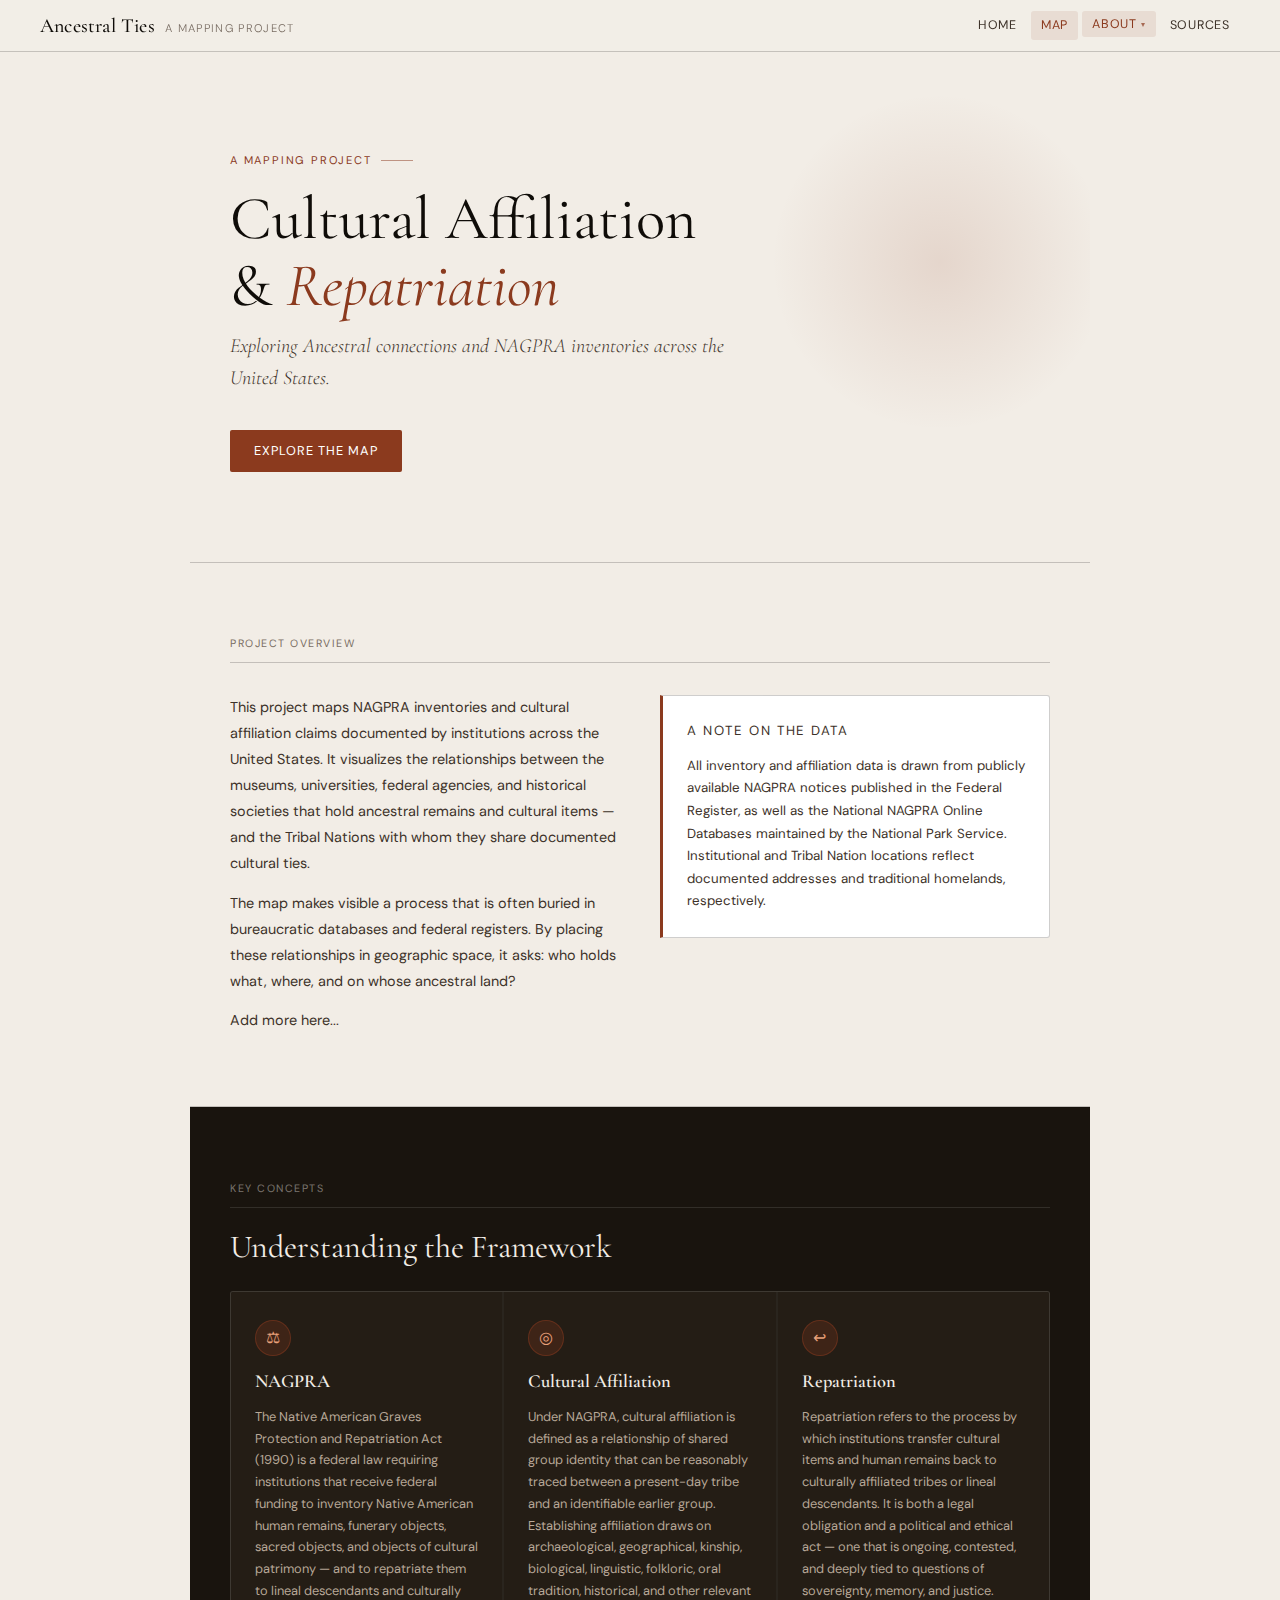
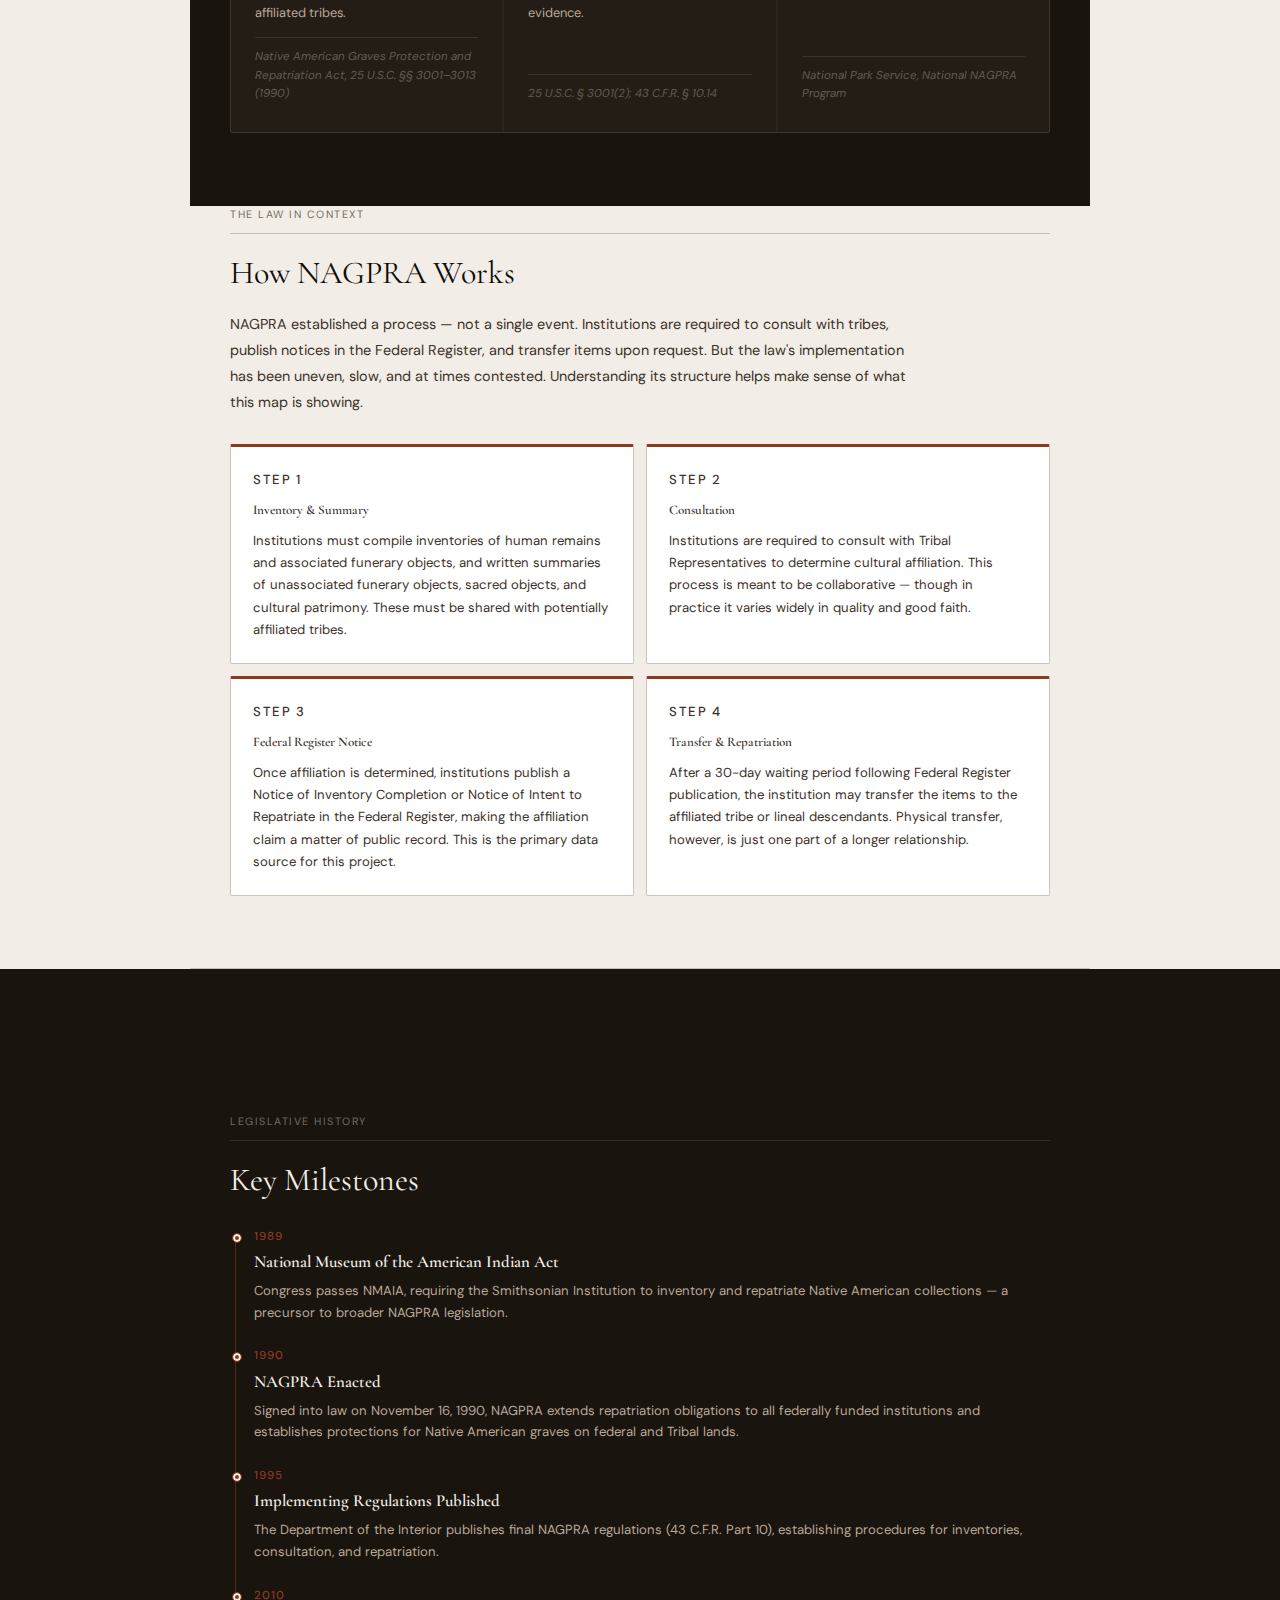
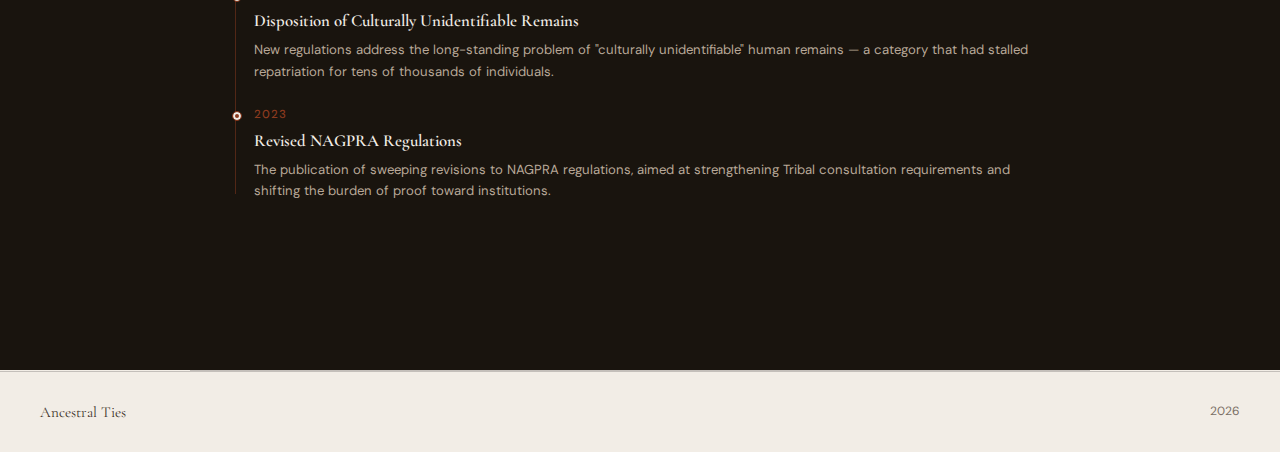
<file: index.html>
<!DOCTYPE html>
<html lang="en">
<head>
    <meta charset="UTF-8"/>
    <meta name="viewport" content="width=device-width, initial-scale=1.0"/>
    <title>Ancestral Ties — A Mapping Project</title>

    <link rel="preconnect" href="https://fonts.googleapis.com">
    <link rel="preconnect" href="https://fonts.gstatic.com" crossorigin>
    <link href="https://fonts.googleapis.com/css2?family=Cormorant+Garamond:ital,wght@0,300;0,400;0,500;0,600;1,300;1,400&family=DM+Sans:wght@300;400;500&display=swap" rel="stylesheet">

    <style>
        :root {
            --parchment:   #f2ede6;
            --parchment-2: #e2d9ce;
            --parchment-3: #cfc4b5;
            --ink:         #0f0c08;
            --ink-muted:   #3d3229;
            --ink-faint:   #7a6e64;
            --terra:       #8b3a1e;
            --terra-light: rgba(139, 58, 30, 0.10);
            --terra-mid:   rgba(139, 58, 30, 0.30);
            --border:      rgba(15, 12, 8, 0.20);

            --dark-bg:     #19140e;
            --dark-text:   #f2ede6;
            --dark-muted:  #b8a898;
            --dark-border: rgba(242, 237, 230, 0.14);
        }

        *, *::before, *::after { box-sizing: border-box; margin: 0; padding: 0; }

        body {
            font-family: 'DM Sans', sans-serif;
            background: var(--parchment);
            color: var(--ink);
            line-height: 1.6;
        }

        /* ─── Header ──────────────────────────── */
        header {
            display: flex;
            align-items: center;
            justify-content: space-between;
            padding: 0 40px;
            height: 52px;
            background: rgba(242, 237, 230, 0.97);
            border-bottom: 1px solid var(--border);
            position: sticky;
            top: 0;
            z-index: 10;
            backdrop-filter: blur(12px);
        }

        .header-title {
            display: flex;
            align-items: baseline;
            gap: 10px;
        }

        .header-title h1 {
            font-family: 'Cormorant Garamond', serif;
            font-size: 1.25rem;
            font-weight: 500;
            letter-spacing: 0.01em;
            color: var(--ink);
            white-space: nowrap;
        }

        .header-title span {
            font-size: 0.7rem;
            letter-spacing: 0.12em;
            text-transform: uppercase;
            color: var(--ink-faint);
            font-weight: 300;
        }

        nav { display: flex; gap: 4px; }

        nav a {
            font-size: 0.78rem;
            letter-spacing: 0.06em;
            text-transform: uppercase;
            text-decoration: none;
            color: var(--ink-muted);
            padding: 5px 10px;
            border-radius: 3px;
            transition: color 0.15s, background 0.15s;
        }

        nav a:hover { color: var(--ink); background: var(--parchment-2); }
        nav a.active { color: var(--terra); background: var(--terra-light); }

        /* ─── Nav dropdown ────────────────────── */
        .nav-dropdown { position: relative; }

        .nav-dropdown-trigger {
            font-family: 'DM Sans', sans-serif;
            font-size: 0.78rem;
            letter-spacing: 0.06em;
            text-transform: uppercase;
            color: var(--terra);
            background: var(--terra-light);
            border: none;
            padding: 5px 10px;
            border-radius: 3px;
            cursor: pointer;
            display: flex;
            align-items: center;
            gap: 4px;
            transition: color 0.15s, background 0.15s;
        }

        .nav-dropdown-trigger:hover { background: var(--terra-mid); }
        .nav-dropdown-trigger.open  { background: var(--terra-mid); }

        .nav-dropdown-caret {
            font-size: 8px;
            transition: transform 0.2s;
            opacity: 0.7;
        }

        .nav-dropdown-trigger.open .nav-dropdown-caret { transform: rotate(180deg); }

        .nav-dropdown-menu {
            position: absolute;
            top: calc(100% + 6px);
            right: 0;
            background: rgba(242, 237, 230, 0.99);
            border: 1px solid var(--border);
            border-radius: 4px;
            box-shadow: 0 4px 16px rgba(15,12,8,0.12);
            min-width: 160px;
            overflow: hidden;
            display: none;
            z-index: 20;
        }

        .nav-dropdown-menu.open { display: block; }

        .nav-dropdown-menu a {
            display: block;
            padding: 8px 14px;
            font-size: 0.78rem;
            letter-spacing: 0.06em;
            text-transform: uppercase;
            text-decoration: none;
            color: var(--ink-muted);
            border-radius: 0;
            transition: color 0.12s, background 0.12s;
            border-bottom: 1px solid rgba(15,12,8,0.07);
        }

        .nav-dropdown-menu a:last-child { border-bottom: none; }
        .nav-dropdown-menu a:hover { color: var(--ink); background: var(--parchment-2); }
        .nav-dropdown-menu a.active { color: var(--terra); background: var(--terra-light); }


        /* ─── Hero ────────────────────────────── */
        .hero {
            position: relative;
            padding: 100px 40px 90px;
            max-width: 900px;
            margin: 0 auto;
            overflow: hidden;
        }

        .hero::before {
            content: '';
            position: absolute;
            top: 40px; right: -20px;
            width: 340px; height: 340px;
            border-radius: 50%;
            background: radial-gradient(circle, rgba(139,58,30,0.13) 0%, transparent 70%);
            pointer-events: none;
        }

        .hero-eyebrow {
            font-size: 0.7rem;
            letter-spacing: 0.16em;
            text-transform: uppercase;
            color: var(--terra);
            margin-bottom: 16px;
            display: flex;
            align-items: center;
            gap: 10px;
        }

        .hero-eyebrow::after {
            content: '';
            display: inline-block;
            width: 32px;
            height: 1px;
            background: var(--terra);
            opacity: 0.5;
        }

        .hero-heading {
            font-family: 'Cormorant Garamond', serif;
            font-size: 3.8rem;
            font-weight: 400;
            line-height: 1.1;
            color: var(--ink);
            margin-bottom: 10px;
            max-width: 620px;
        }

        .hero-heading em {
            font-style: italic;
            color: var(--terra);
        }

        .hero-sub {
            font-family: 'Cormorant Garamond', serif;
            font-size: 1.25rem;
            font-style: italic;
            color: var(--ink-muted);
            font-weight: 300;
            margin-bottom: 36px;
            max-width: 520px;
        }

        .hero-actions {
            display: flex;
            gap: 12px;
            align-items: center;
        }

        .btn-primary {
            display: inline-block;
            background: var(--terra);
            color: white;
            text-decoration: none;
            font-size: 0.8rem;
            letter-spacing: 0.08em;
            text-transform: uppercase;
            padding: 11px 24px;
            border-radius: 2px;
            transition: background 0.15s, transform 0.15s;
        }

        .btn-primary:hover {
            background: #6a4029;
            transform: translateY(-1px);
        }

        .btn-ghost {
            display: inline-block;
            color: var(--terra);
            text-decoration: none;
            font-size: 0.8rem;
            letter-spacing: 0.08em;
            text-transform: uppercase;
            padding: 11px 24px;
            border-radius: 2px;
            border: 1px solid var(--terra-mid);
            background: var(--terra-light);
            transition: background 0.15s, border-color 0.15s;
        }

        .btn-ghost:hover {
            background: var(--terra-mid);
            border-color: var(--terra);
        }

        /* ─── Horizontal rule ─────────────────── */
        .section-rule {
            max-width: 900px;
            margin: 0 auto;
            border: none;
            border-top: 1px solid var(--border);
        }

        /* ─── Shared section wrapper ──────────── */
        .section-wrap {
            max-width: 900px;
            margin: 0 auto;
            padding: 72px 40px;
        }

        .section-wrap + .section-wrap {
            padding-top: 0;
        }

        .section-label {
            font-size: 0.67rem;
            letter-spacing: 0.14em;
            text-transform: uppercase;
            color: var(--ink-faint);
            margin-bottom: 20px;
            padding-bottom: 10px;
            border-bottom: 1px solid var(--border);
        }

        .section-heading {
            font-family: 'Cormorant Garamond', serif;
            font-size: 2rem;
            font-weight: 400;
            color: var(--ink);
            margin-bottom: 20px;
            line-height: 1.2;
        }

        .section-body {
            font-size: 0.9rem;
            color: var(--ink-muted);
            line-height: 1.8;
            max-width: 680px;
        }

        .section-body p + p { margin-top: 14px; }

        /* ─── Project Overview ────────────────── */
        .overview-grid {
            display: grid;
            grid-template-columns: 1fr 1fr;
            gap: 40px;
            align-items: start;
            margin-top: 32px;
        }

        .overview-text p {
            font-size: 0.9rem;
            color: var(--ink-muted);
            line-height: 1.8;
        }

        .overview-text p + p { margin-top: 14px; }

        .overview-aside {
            background: white;
            border: 1px solid var(--border);
            border-left: 3px solid var(--terra);
            padding: 24px;
            border-radius: 0 3px 3px 0;
        }

        .overview-aside-label {
            font-size: 0.67rem;
            letter-spacing: 0.12em;
            text-transform: uppercase;
            color: var(--terra);
            margin-bottom: 12px;
        }

        .overview-aside p {
            font-size: 0.83rem;
            color: var(--ink-muted);
            line-height: 1.7;
        }

        /* ─── Concepts ────────────────────────── */
        .concepts-section {
            background: var(--dark-bg);
            border-top: 1px solid rgba(15,12,8,0.4);
            border-bottom: 1px solid rgba(15,12,8,0.4);
        }

        .concepts-section .section-label {
            color: rgba(242, 237, 230, 0.45);
            border-bottom-color: rgba(242, 237, 230, 0.12);
        }

        .concepts-section .section-heading {
            color: var(--dark-text);
        }

        .concept-grid {
            display: grid;
            grid-template-columns: repeat(3, 1fr);
            gap: 2px;
            margin-top: 24px;
            background: rgba(242,237,230,0.08);
            border: 1px solid rgba(242,237,230,0.1);
            border-radius: 3px;
            overflow: hidden;
        }

        .concept-card {
            background: #241d15;
            padding: 28px 24px;
            display: flex;
            flex-direction: column;
            gap: 14px;
            transition: background 0.15s;
        }

        .concept-card:hover {
            background: #2c2318;
        }

        .concept-icon {
            width: 36px; height: 36px;
            border-radius: 50%;
            background: rgba(139, 58, 30, 0.25);
            border: 1px solid rgba(139, 58, 30, 0.5);
            display: flex; align-items: center; justify-content: center;
            font-size: 1rem;
            flex-shrink: 0;
            color: #e8a07a;
        }

        .concept-title {
            font-family: 'Cormorant Garamond', serif;
            font-size: 1.15rem;
            font-weight: 600;
            color: var(--dark-text);
            line-height: 1.2;
        }

        .concept-def {
            font-size: 0.8rem;
            color: var(--dark-muted);
            line-height: 1.7;
            flex: 1;
        }

        .concept-source {
            font-size: 0.72rem;
            color: rgba(242, 237, 230, 0.3);
            font-style: italic;
            border-top: 1px solid rgba(242, 237, 230, 0.1);
            padding-top: 10px;
            margin-top: auto;
        }

        /* ─── NAGPRA deep-dive ────────────────── */
        .nagpra-grid {
            display: grid;
            grid-template-columns: 1fr 1fr;
            gap: 12px;
            margin-top: 28px;
        }

        .nagpra-item {
            background: white;
            border: 1px solid var(--parchment-3);
            border-top: 3px solid var(--terra);
            border-radius: 2px;
            padding: 22px;
        }

        .nagpra-item-label {
            font-size: 0.67rem;
            letter-spacing: 0.12em;
            text-transform: uppercase;
            color: var(--terra);
            margin-bottom: 8px;
            font-weight: 500;
        }

        .nagpra-item-title {
            font-family: 'Cormorant Garamond', serif;
            font-size: 1.1rem;
            font-weight: 600;
            color: var(--ink);
            margin-bottom: 8px;
        }

        .nagpra-item p {
            font-size: 0.82rem;
            color: var(--ink-muted);
            line-height: 1.7;
        }

        /* ─── Timeline ────────────────────────── */
        .timeline {
            margin-top: 28px;
            position: relative;
            padding-left: 24px;
        }

        .timeline::before {
            content: '';
            position: absolute;
            left: 5px; top: 8px; bottom: 8px;
            width: 1px;
            background: var(--terra);
            opacity: 0.5;
        }

        .timeline-item {
            position: relative;
            margin-bottom: 24px;
        }

        .timeline-item::before {
            content: '';
            position: absolute;
            left: -21px; top: 6px;
            width: 8px; height: 8px;
            border-radius: 50%;
            background: var(--terra);
            border: 2px solid var(--parchment);
            outline: 1.5px solid var(--terra);
        }

        .timeline-year {
            font-size: 0.72rem;
            letter-spacing: 0.1em;
            color: var(--terra);
            margin-bottom: 3px;
            font-weight: 500;
        }

        .timeline-event {
            font-family: 'Cormorant Garamond', serif;
            font-size: 1.05rem;
            font-weight: 600;
            color: var(--ink);
            margin-bottom: 4px;
        }

        .timeline-desc {
            font-size: 0.82rem;
            color: var(--ink-muted);
            line-height: 1.65;
        }

        /* ─── Ethics ──────────────────────────── */
        .ethics-block {
            background: white;
            border: 1px solid var(--parchment-3);
            border-radius: 3px;
            overflow: hidden;
            margin-top: 24px;
            box-shadow: 0 2px 8px rgba(15,12,8,0.06);
        }

        .ethics-bar { background: var(--terra); }

        .ethics-content {
            padding: 28px 32px;
        }

        .ethics-content > p {
            font-size: 0.88rem;
            color: var(--ink-muted);
            line-height: 1.8;
            max-width: 640px;
        }

        .ethics-content > p + p { margin-top: 12px; }

        .ethics-principles {
            display: grid;
            grid-template-columns: 1fr 1fr;
            gap: 12px;
            margin-top: 20px;
        }

        .ethics-principle {
            background: var(--parchment);
            border: 1px solid var(--parchment-3);
            border-radius: 2px;
            padding: 14px 16px;
        }

        .ethics-principle-title {
            font-size: 0.78rem;
            font-weight: 500;
            color: var(--ink);
            margin-bottom: 5px;
        }

        .ethics-principle p {
            font-size: 0.78rem !important;
            color: var(--ink-muted);
            line-height: 1.6 !important;
        }

        /* ─── Footer ──────────────────────────── */
        footer {
            border-top: 1px solid var(--border);
            padding: 28px 40px;
            display: flex;
            justify-content: space-between;
            align-items: center;
        }

        .footer-left {
            font-family: 'Cormorant Garamond', serif;
            font-size: 0.95rem;
            color: var(--ink-muted);
        }

        .footer-right {
            font-size: 0.75rem;
            color: var(--ink-faint);
        }

        /* ─── Responsive ──────────────────────── */
        @media (max-width: 700px) {
            .hero-heading { font-size: 2.6rem; }
            .overview-grid { grid-template-columns: 1fr; }
            .concept-grid { grid-template-columns: 1fr; }
            .nagpra-grid { grid-template-columns: 1fr; }
            .ethics-principles { grid-template-columns: 1fr; }
        }
    </style>
</head>
<body>

    <header>
        <div class="header-title">
            <h1>Ancestral Ties</h1>
            <span>A Mapping Project</span>
        </div>
          <nav>
            <a href="index.html">Home</a>
            <a href="map.html" class="active">Map</a>
            <div class="nav-dropdown">
                <button class="nav-dropdown-trigger" onclick="toggleNavDropdown(event)">
                    About <span class="nav-dropdown-caret">▾</span>
                </button>
                <div class="nav-dropdown-menu" id="nav-dropdown-menu">
                    <a href="about.html">About the Author</a>
                    <a href="define.html">Terminology</a>
                </div>
            </div>
            <a href="sources.html">Sources</a>
        </nav>
    </header>

    <!-- ── Hero ──────────────────────────────── -->
    <div class="hero">
        <p class="hero-eyebrow">A Mapping Project</p>
        <h2 class="hero-heading">Cultural Affiliation<br>& <em>Repatriation</em></h2>
        <p class="hero-sub">Exploring Ancestral connections and NAGPRA inventories across the United States.</p>
        <div class="hero-actions">
            <a href="map.html" class="btn-primary">Explore the Map</a>
        </div>
    </div>

    <hr class="section-rule">

    <!-- ── Project Overview ───────────────────── -->
    <div class="section-wrap">
        <p class="section-label">Project Overview</p>
        <div class="overview-grid">
            <div class="overview-text">
                <p>This project maps NAGPRA inventories and cultural affiliation claims documented by institutions across the United States. It visualizes the relationships between the museums, universities, federal agencies, and historical societies that hold ancestral remains and cultural items — and the Tribal Nations with whom they share documented cultural ties.</p>
                <p>The map makes visible a process that is often buried in bureaucratic databases and federal registers. By placing these relationships in geographic space, it asks: who holds what, where, and on whose ancestral land?</p>
                <p>Add more here...</p>
            </div>
            <div class="overview-aside">
                <p class="overview-aside-label">A Note on the Data</p>
                <p>All inventory and affiliation data is drawn from publicly available NAGPRA notices published in the Federal Register, as well as the National NAGPRA Online Databases maintained by the National Park Service. Institutional and Tribal Nation locations reflect documented addresses and traditional homelands, respectively.</p>
            </div>
        </div>
    </div>

    <hr class="section-rule">

    <!-- ── Key Concepts ───────────────────────── -->
    <div class="section-wrap concepts-section">
        <p class="section-label">Key Concepts</p>
        <h2 class="section-heading">Understanding the Framework</h2>
        <div class="concept-grid">

            <div class="concept-card">
                <div class="concept-icon">⚖</div>
                <p class="concept-title">NAGPRA</p>
                <p class="concept-def">The Native American Graves Protection and Repatriation Act (1990) is a federal law requiring institutions that receive federal funding to inventory Native American human remains, funerary objects, sacred objects, and objects of cultural patrimony — and to repatriate them to lineal descendants and culturally affiliated tribes.</p>
                <p class="concept-source">Native American Graves Protection and Repatriation Act, 25 U.S.C. §§ 3001–3013 (1990)</p>
            </div>

            <div class="concept-card">
                <div class="concept-icon">◎</div>
                <p class="concept-title">Cultural Affiliation</p>
                <p class="concept-def">Under NAGPRA, cultural affiliation is defined as a relationship of shared group identity that can be reasonably traced between a present-day tribe and an identifiable earlier group. Establishing affiliation draws on archaeological, geographical, kinship, biological, linguistic, folkloric, oral tradition, historical, and other relevant evidence.</p>
                <p class="concept-source">25 U.S.C. § 3001(2); 43 C.F.R. § 10.14</p>
            </div>

            <div class="concept-card">
                <div class="concept-icon">↩</div>
                <p class="concept-title">Repatriation</p>
                <p class="concept-def">Repatriation refers to the process by which institutions transfer cultural items and human remains back to culturally affiliated tribes or lineal descendants. It is both a legal obligation and a political and ethical act — one that is ongoing, contested, and deeply tied to questions of sovereignty, memory, and justice.</p>
                <p class="concept-source">National Park Service, National NAGPRA Program</p>
            </div>

        </div>
    </div>

    <!-- ── NAGPRA Deep Dive ────────────────────── -->
    <div class="section-wrap">
        <p class="section-label">The Law in Context</p>
        <h2 class="section-heading">How NAGPRA Works</h2>
        <div class="section-body">
            <p>NAGPRA established a process — not a single event. Institutions are required to consult with tribes, publish notices in the Federal Register, and transfer items upon request. But the law's implementation has been uneven, slow, and at times contested. Understanding its structure helps make sense of what this map is showing.</p>
        </div>

        <div class="nagpra-grid">
            <div class="nagpra-item">
                <p class="nagpra-item-label">Step 1</p>
                <p class="nagpra-item-title">Inventory & Summary</p>
                <p>Institutions must compile inventories of human remains and associated funerary objects, and written summaries of unassociated funerary objects, sacred objects, and cultural patrimony. These must be shared with potentially affiliated tribes.</p>
            </div>
            <div class="nagpra-item">
                <p class="nagpra-item-label">Step 2</p>
                <p class="nagpra-item-title">Consultation</p>
                <p>Institutions are required to consult with Tribal Representatives to determine cultural affiliation. This process is meant to be collaborative — though in practice it varies widely in quality and good faith.</p>
            </div>
            <div class="nagpra-item">
                <p class="nagpra-item-label">Step 3</p>
                <p class="nagpra-item-title">Federal Register Notice</p>
                <p>Once affiliation is determined, institutions publish a Notice of Inventory Completion or Notice of Intent to Repatriate in the Federal Register, making the affiliation claim a matter of public record. This is the primary data source for this project.</p>
            </div>
            <div class="nagpra-item">
                <p class="nagpra-item-label">Step 4</p>
                <p class="nagpra-item-title">Transfer & Repatriation</p>
                <p>After a 30-day waiting period following Federal Register publication, the institution may transfer the items to the affiliated tribe or lineal descendants. Physical transfer, however, is just one part of a longer relationship.</p>
            </div>
        </div>
    </div>

    <hr class="section-rule">

    <!-- ── Legislative Timeline ───────────────── -->
    <div class="section-wrap" style="background: var(--dark-bg); max-width: 100%; padding-left: 0; padding-right: 0;">
      <div style="max-width: 900px; margin: 0 auto; padding: 72px 40px;">
        <p class="section-label" style="color: rgba(242,237,230,0.4); border-bottom-color: rgba(242,237,230,0.12);">Legislative History</p>
        <h2 class="section-heading" style="color: var(--dark-text);">Key Milestones</h2>
        <div class="timeline" style="--terra-mid: rgba(242,237,230,0.2);">
            <div class="timeline-item">
                <p class="timeline-year">1989</p>
                <p class="timeline-event" style="color: var(--dark-text);">National Museum of the American Indian Act</p>
                <p class="timeline-desc" style="color: var(--dark-muted);">Congress passes NMAIA, requiring the Smithsonian Institution to inventory and repatriate Native American collections — a precursor to broader NAGPRA legislation.</p>
            </div>
            <div class="timeline-item">
                <p class="timeline-year">1990</p>
                <p class="timeline-event" style="color: var(--dark-text);">NAGPRA Enacted</p>
                <p class="timeline-desc" style="color: var(--dark-muted);">Signed into law on November 16, 1990, NAGPRA extends repatriation obligations to all federally funded institutions and establishes protections for Native American graves on federal and Tribal lands.</p>
            </div>
            <div class="timeline-item">
                <p class="timeline-year">1995</p>
                <p class="timeline-event" style="color: var(--dark-text);">Implementing Regulations Published</p>
                <p class="timeline-desc" style="color: var(--dark-muted);">The Department of the Interior publishes final NAGPRA regulations (43 C.F.R. Part 10), establishing procedures for inventories, consultation, and repatriation.</p>
            </div>
            <div class="timeline-item">
                <p class="timeline-year">2010</p>
                <p class="timeline-event" style="color: var(--dark-text);">Disposition of Culturally Unidentifiable Remains</p>
                <p class="timeline-desc" style="color: var(--dark-muted);">New regulations address the long-standing problem of "culturally unidentifiable" human remains — a category that had stalled repatriation for tens of thousands of individuals.</p>
            </div>
            <div class="timeline-item">
                <p class="timeline-year">2023</p>
                <p class="timeline-event" style="color: var(--dark-text);">Revised NAGPRA Regulations</p>
                <p class="timeline-desc" style="color: var(--dark-muted);">The publication of sweeping revisions to NAGPRA regulations, aimed at strengthening Tribal consultation requirements and shifting the burden of proof toward institutions.</p>
            </div>
        </div>
      </div>
    </div>

    <hr class="section-rule">

    <footer>
        <span class="footer-left">Ancestral Ties</span>
        <span class="footer-right">2026</span>
    </footer>

</body>
</html>
</file>
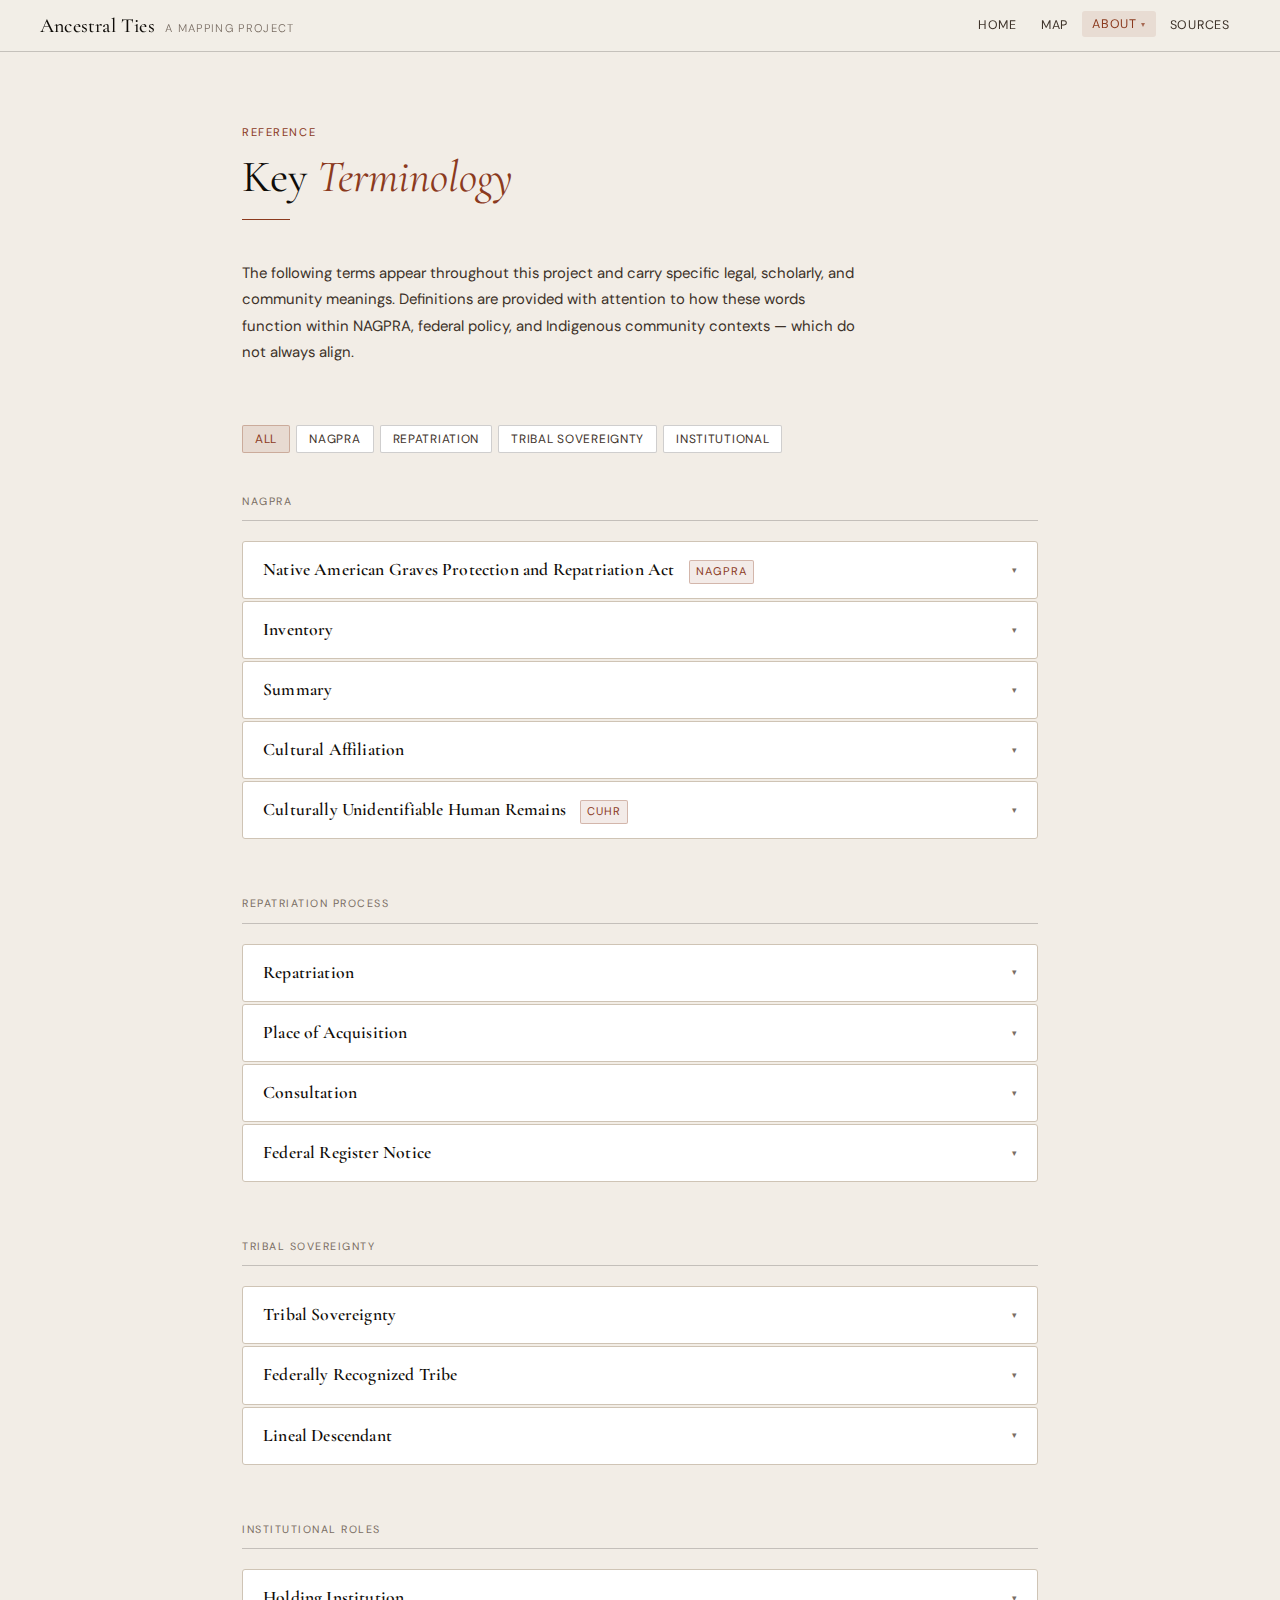
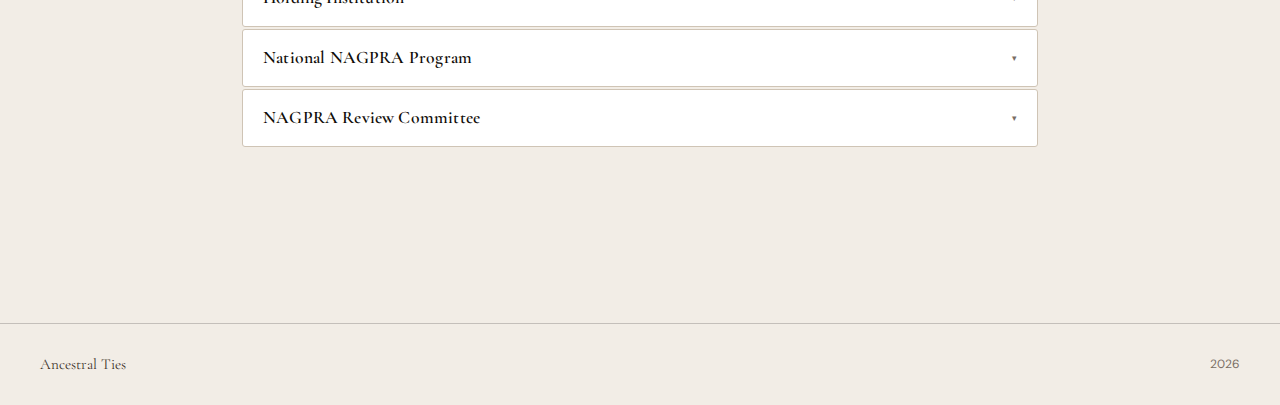
<file: define.html>
<!DOCTYPE html>
<html lang="en">
<head>
    <meta charset="UTF-8"/>
    <meta name="viewport" content="width=device-width, initial-scale=1.0"/>
    <title>Terminology — Ancestral Ties</title>

    <link rel="preconnect" href="https://fonts.googleapis.com">
    <link rel="preconnect" href="https://fonts.gstatic.com" crossorigin>
    <link href="https://fonts.googleapis.com/css2?family=Cormorant+Garamond:ital,wght@0,300;0,400;0,500;0,600;1,300;1,400&family=DM+Sans:wght@300;400;500&display=swap" rel="stylesheet">

    <style>
        :root {
            --parchment:   #f2ede6;
            --parchment-2: #e2d9ce;
            --parchment-3: #cfc4b5;
            --ink:         #0f0c08;
            --ink-muted:   #3d3229;
            --ink-faint:   #7a6e64;
            --terra:       #8b3a1e;
            --terra-light: rgba(139, 58, 30, 0.10);
            --terra-mid:   rgba(139, 58, 30, 0.30);
            --border:      rgba(15, 12, 8, 0.20);
        }

        *, *::before, *::after { box-sizing: border-box; margin: 0; padding: 0; }

        body {
            font-family: 'DM Sans', sans-serif;
            background: var(--parchment);
            color: var(--ink);
            line-height: 1.6;
            min-height: 100vh;
        }

        /* ─── Header ──────────────────────────── */
        header {
            display: flex;
            align-items: center;
            justify-content: space-between;
            padding: 0 40px;
            height: 52px;
            background: rgba(242, 237, 230, 0.97);
            border-bottom: 1px solid var(--border);
            position: sticky;
            top: 0;
            z-index: 10;
            backdrop-filter: blur(12px);
        }

        .header-title {
            display: flex;
            align-items: baseline;
            gap: 10px;
        }

        .header-title h1 {
            font-family: 'Cormorant Garamond', serif;
            font-size: 1.25rem;
            font-weight: 500;
            letter-spacing: 0.01em;
            color: var(--ink);
            white-space: nowrap;
        }

        .header-title span {
            font-size: 0.7rem;
            letter-spacing: 0.12em;
            text-transform: uppercase;
            color: var(--ink-faint);
            font-weight: 300;
        }

        nav { display: flex; gap: 4px; }

        nav a {
            font-size: 0.78rem;
            letter-spacing: 0.06em;
            text-transform: uppercase;
            text-decoration: none;
            color: var(--ink-muted);
            padding: 5px 10px;
            border-radius: 3px;
            transition: color 0.15s, background 0.15s;
        }

        nav a:hover { color: var(--ink); background: var(--parchment-2); }
        nav a.active { color: var(--terra); background: var(--terra-light); }

        /* ─── Nav dropdown ────────────────────── */
        .nav-dropdown { position: relative; }

        .nav-dropdown-trigger {
            font-family: 'DM Sans', sans-serif;
            font-size: 0.78rem;
            letter-spacing: 0.06em;
            text-transform: uppercase;
            color: var(--terra);
            background: var(--terra-light);
            border: none;
            padding: 5px 10px;
            border-radius: 3px;
            cursor: pointer;
            display: flex;
            align-items: center;
            gap: 4px;
            transition: color 0.15s, background 0.15s;
        }

        .nav-dropdown-trigger:hover { background: var(--terra-mid); }
        .nav-dropdown-trigger.open  { background: var(--terra-mid); }

        .nav-dropdown-caret {
            font-size: 8px;
            transition: transform 0.2s;
            opacity: 0.7;
        }

        .nav-dropdown-trigger.open .nav-dropdown-caret { transform: rotate(180deg); }

        .nav-dropdown-menu {
            position: absolute;
            top: calc(100% + 6px);
            right: 0;
            background: rgba(242, 237, 230, 0.99);
            border: 1px solid var(--border);
            border-radius: 4px;
            box-shadow: 0 4px 16px rgba(15,12,8,0.12);
            min-width: 160px;
            overflow: hidden;
            display: none;
            z-index: 20;
        }

        .nav-dropdown-menu.open { display: block; }

        .nav-dropdown-menu a {
            display: block;
            padding: 8px 14px;
            font-size: 0.78rem;
            letter-spacing: 0.06em;
            text-transform: uppercase;
            text-decoration: none;
            color: var(--ink-muted);
            border-radius: 0;
            transition: color 0.12s, background 0.12s;
            border-bottom: 1px solid rgba(15,12,8,0.07);
        }

        .nav-dropdown-menu a:last-child { border-bottom: none; }
        .nav-dropdown-menu a:hover { color: var(--ink); background: var(--parchment-2); }
        .nav-dropdown-menu a.active { color: var(--terra); background: var(--terra-light); }


        /* ─── Page layout ─────────────────────── */
        main {
            max-width: 860px;
            margin: 0 auto;
            padding: 72px 32px 120px;
        }

        /* ─── Page header ─────────────────────── */
        .page-eyebrow {
            font-size: 0.7rem;
            letter-spacing: 0.14em;
            text-transform: uppercase;
            color: var(--terra);
            margin-bottom: 10px;
        }

        .page-heading {
            font-family: 'Cormorant Garamond', serif;
            font-size: 2.8rem;
            font-weight: 400;
            line-height: 1.15;
            color: var(--ink);
            margin-bottom: 16px;
        }

        .page-heading em {
            font-style: italic;
            color: var(--terra);
        }

        .page-rule {
            width: 48px;
            height: 1px;
            background: var(--terra);
            margin-bottom: 40px;
        }

        .page-intro {
            font-size: 0.93rem;
            color: var(--ink-muted);
            line-height: 1.75;
            max-width: 620px;
            margin-bottom: 60px;
        }

        /* ─── Section label ───────────────────── */
        .section-label {
            font-size: 0.67rem;
            letter-spacing: 0.14em;
            text-transform: uppercase;
            color: var(--ink-faint);
            margin-bottom: 20px;
            padding-bottom: 10px;
            border-bottom: 1px solid var(--border);
        }

        /* ─── Filter bar ──────────────────────── */
        .filter-bar {
            display: flex;
            gap: 6px;
            flex-wrap: wrap;
            margin-bottom: 40px;
        }

        .filter-btn {
            font-family: 'DM Sans', sans-serif;
            font-size: 0.75rem;
            letter-spacing: 0.06em;
            text-transform: uppercase;
            color: var(--ink-muted);
            background: white;
            border: 1px solid var(--border);
            border-radius: 2px;
            padding: 5px 12px;
            cursor: pointer;
            transition: background 0.15s, color 0.15s, border-color 0.15s;
        }

        .filter-btn:hover { background: var(--parchment-2); }

        .filter-btn.active {
            background: var(--terra-light);
            border-color: var(--terra-mid);
            color: var(--terra);
        }

        /* ─── Term sections ───────────────────── */
        .term-section {
            margin-bottom: 56px;
        }

        .term-section[data-hidden="true"] { display: none; }

        /* ─── Term entries ────────────────────── */
        .term-list {
            display: flex;
            flex-direction: column;
            gap: 2px;
        }

        .term-entry {
            background: white;
            border: 1px solid var(--parchment-3);
            border-radius: 3px;
            overflow: hidden;
            transition: box-shadow 0.15s;
        }

        .term-entry:hover { box-shadow: 0 2px 8px rgba(15,12,8,0.07); }

        .term-entry-head {
            display: flex;
            align-items: center;
            justify-content: space-between;
            gap: 16px;
            padding: 14px 20px;
            cursor: pointer;
            user-select: none;
        }

        .term-entry-left {
            display: flex;
            align-items: baseline;
            gap: 14px;
            flex: 1;
        }

        .term-name {
            font-family: 'Cormorant Garamond', serif;
            font-size: 1.1rem;
            font-weight: 600;
            color: var(--ink);
            letter-spacing: 0.01em;
        }

        .term-abbr {
            font-size: 0.7rem;
            letter-spacing: 0.1em;
            text-transform: uppercase;
            color: var(--terra);
            background: var(--terra-light);
            border: 1px solid var(--terra-mid);
            border-radius: 2px;
            padding: 2px 6px;
            white-space: nowrap;
        }

        .term-caret {
            font-size: 9px;
            color: var(--ink-faint);
            transition: transform 0.2s;
            flex-shrink: 0;
        }

        .term-caret.open { transform: rotate(180deg); }

        .term-body {
            max-height: 0;
            overflow: hidden;
            transition: max-height 0.3s ease, opacity 0.25s ease;
            opacity: 0;
        }

        .term-body.open {
            max-height: 600px;
            opacity: 1;
        }

        .term-body-inner {
            padding: 0 20px 18px 20px;
            border-top: 1px solid var(--parchment-3);
        }

        .term-definition {
            font-size: 0.875rem;
            color: var(--ink-muted);
            line-height: 1.75;
            padding-top: 14px;
        }

        .term-definition p + p { margin-top: 10px; }

        .term-definition strong {
            color: var(--ink);
            font-weight: 500;
        }

        .term-note {
            margin-top: 12px;
            padding: 10px 14px;
            background: var(--parchment);
            border-left: 3px solid var(--terra-mid);
            border-radius: 0 2px 2px 0;
            font-size: 0.8rem;
            color: var(--ink-faint);
            line-height: 1.6;
        }

        /* ─── Footer ──────────────────────────── */
        footer {
            border-top: 1px solid var(--border);
            padding: 28px 40px;
            display: flex;
            justify-content: space-between;
            align-items: center;
        }

        .footer-left {
            font-family: 'Cormorant Garamond', serif;
            font-size: 0.95rem;
            color: var(--ink-muted);
        }

        .footer-right {
            font-size: 0.75rem;
            color: var(--ink-faint);
        }

        /* ─── Responsive ──────────────────────── */
        @media (max-width: 600px) {
            main { padding: 48px 20px 80px; }
            .page-heading { font-size: 2rem; }
            header { padding: 0 20px; }
            footer { padding: 20px; }
        }
    </style>
</head>
<body>

    <header>
        <div class="header-title">
            <h1>Ancestral Ties</h1>
            <span>A Mapping Project</span>
        </div>
          <nav>
            <a href="index.html">Home</a>
            <a href="map.html">Map</a>
            <div class="nav-dropdown">
                <button class="nav-dropdown-trigger" onclick="toggleNavDropdown(event)">
                    About <span class="nav-dropdown-caret">▾</span>
                </button>
                <div class="nav-dropdown-menu" id="nav-dropdown-menu">
                    <a href="about.html">About the Author</a>
                    <a href="define.html" class="active">Terminology</a>
                </div>
            </div>
            <a href="sources.html">Sources</a>
        </nav>
    </header>

    <main>

        <p class="page-eyebrow">Reference</p>
        <h2 class="page-heading">Key <em>Terminology</em></h2>
        <div class="page-rule"></div>

        <p class="page-intro">The following terms appear throughout this project and carry specific legal, scholarly, and community meanings. Definitions are provided with attention to how these words function within NAGPRA, federal policy, and Indigenous community contexts — which do not always align.</p>

        <!-- Filter bar -->
        <div class="filter-bar">
            <button class="filter-btn active" data-filter="all" onclick="filterTerms('all', this)">All</button>
            <button class="filter-btn" data-filter="nagpra" onclick="filterTerms('nagpra', this)">NAGPRA</button>
            <button class="filter-btn" data-filter="repatriation" onclick="filterTerms('repatriation', this)">Repatriation</button>
            <button class="filter-btn" data-filter="sovereignty" onclick="filterTerms('sovereignty', this)">Tribal Sovereignty</button>
            <button class="filter-btn" data-filter="institutional" onclick="filterTerms('institutional', this)">Institutional</button>
        </div>

        <!-- ── NAGPRA Terms ───────────────────── -->
        <div class="term-section" data-category="nagpra" id="section-nagpra">
            <p class="section-label">NAGPRA</p>
            <div class="term-list">

                <div class="term-entry">
                    <div class="term-entry-head" onclick="toggleTerm(this)">
                        <div class="term-entry-left">
                            <span class="term-name">Native American Graves Protection and Repatriation Act</span>
                            <span class="term-abbr">NAGPRA</span>
                        </div>
                        <span class="term-caret">▾</span>
                    </div>
                    <div class="term-body">
                        <div class="term-body-inner">
                            <div class="term-definition">
                                <p>A federal law enacted in 1990 that requires federal agencies and institutions receiving federal funding to return Native American cultural items and human remains to lineal descendants, culturally affiliated Indian tribes, and Native Hawaiian organizations.</p>
                                <p>NAGPRA established a process for inventorying and summarizing holdings, notifying affiliated tribes, and transferring ownership or physical custody of covered items. Compliance is overseen by the National NAGPRA Program within the National Park Service.</p>
                            </div>
                            <div class="term-note">As used in this map: Institutions shown are those with active NAGPRA inventories or summaries on file with the National NAGPRA Program.</div>
                        </div>
                    </div>
                </div>

                <div class="term-entry">
                    <div class="term-entry-head" onclick="toggleTerm(this)">
                        <div class="term-entry-left">
                            <span class="term-name">Inventory</span>
                        </div>
                        <span class="term-caret">▾</span>
                    </div>
                    <div class="term-body">
                        <div class="term-body-inner">
                            <div class="term-definition">
                                <p>Under NAGPRA, an <strong>inventory</strong> is an item-by-item list of human remains and associated funerary objects held by a federal agency or federally-funded museum. Institutions were required to complete inventories in consultation with tribal representatives and submit them to the National NAGPRA Program.</p>
                                <p>An inventory is distinct from a <em>summary</em>: inventories cover human remains and associated funerary objects, while summaries address unassociated funerary objects, sacred objects, and objects of cultural patrimony.</p>
                            </div>
                        </div>
                    </div>
                </div>

                <div class="term-entry">
                    <div class="term-entry-head" onclick="toggleTerm(this)">
                        <div class="term-entry-left">
                            <span class="term-name">Summary</span>
                        </div>
                        <span class="term-caret">▾</span>
                    </div>
                    <div class="term-body">
                        <div class="term-body-inner">
                            <div class="term-definition">
                                <p>A written description of collections of unassociated funerary objects, sacred objects, and objects of cultural patrimony held by a museum or federal agency. Summaries are less granular than inventories and describe collections in aggregate rather than item by item.</p>
                            </div>
                            <div class="term-note">Summaries do not necessarily trigger repatriation on their own — a tribal claim must still be filed and evaluated.</div>
                        </div>
                    </div>
                </div>

                <div class="term-entry">
                    <div class="term-entry-head" onclick="toggleTerm(this)">
                        <div class="term-entry-left">
                            <span class="term-name">Cultural Affiliation</span>
                        </div>
                        <span class="term-caret">▾</span>
                    </div>
                    <div class="term-body">
                        <div class="term-body-inner">
                            <div class="term-definition">
                                <p>A relationship of shared group identity that can reasonably be traced between a present-day Indian tribe or Native Hawaiian organization and an identifiable earlier group. Cultural affiliation is established through geographical, kinship, biological, archaeological, anthropological, linguistic, folkloric, oral traditional, historical, or other relevant information.</p>
                                <p>The determination of cultural affiliation is made by the institution in consultation with tribal representatives. This process is central to — and often contested within — NAGPRA claims.</p>
                            </div>
                            <div class="term-note">As used in this map: Dashed lines between institutions and tribal nations represent documented cultural affiliation as recorded in NAGPRA filings.</div>
                        </div>
                    </div>
                </div>

                <div class="term-entry">
                    <div class="term-entry-head" onclick="toggleTerm(this)">
                        <div class="term-entry-left">
                            <span class="term-name">Culturally Unidentifiable Human Remains</span>
                            <span class="term-abbr">CUHR</span>
                        </div>
                        <span class="term-caret">▾</span>
                    </div>
                    <div class="term-body">
                        <div class="term-body-inner">
                            <div class="term-definition">
                                <p>Human remains for which no cultural affiliation can be established using the available evidence. CUHR have historically been among the most disputed categories under NAGPRA, as remains deemed "unidentifiable" by institutions often remain in collections indefinitely.</p>
                                <p>A 2010 rule and subsequent 2023 regulations updated how CUHR must be handled, requiring institutions to work with tribes geographically associated with the area where remains were found.</p>
                            </div>
                        </div>
                    </div>
                </div>

            </div>
        </div>

        <!-- ── Repatriation Terms ──────────────── -->
        <div class="term-section" data-category="repatriation" id="section-repatriation">
            <p class="section-label">Repatriation Process</p>
            <div class="term-list">

                <div class="term-entry">
                    <div class="term-entry-head" onclick="toggleTerm(this)">
                        <div class="term-entry-left">
                            <span class="term-name">Repatriation</span>
                        </div>
                        <span class="term-caret">▾</span>
                    </div>
                    <div class="term-body">
                        <div class="term-body-inner">
                            <div class="term-definition">
                                <p>The process of returning human remains, funerary objects, sacred objects, and objects of cultural patrimony to affiliated Native American tribes or Native Hawaiian organizations. Under NAGPRA, repatriation refers specifically to the transfer of ownership or physical custody following a valid claim.</p>
                                <p>The term carries meaning beyond its legal definition: for many tribal nations, repatriation is an act of healing, sovereignty, and cultural continuity — not simply a bureaucratic transaction.</p>
                            </div>
                        </div>
                    </div>
                </div>

                <div class="term-entry">
                    <div class="term-entry-head" onclick="toggleTerm(this)">
                        <div class="term-entry-left">
                            <span class="term-name">Place of Acquisition</span>
                        </div>
                        <span class="term-caret">▾</span>
                    </div>
                    <div class="term-body">
                        <div class="term-body-inner">
                            <div class="term-definition">
                                <p>The geographic location from which human remains or cultural items were originally removed — through excavation, collection, purchase, or other means. The place of acquisition is relevant to establishing cultural affiliation when direct genealogical or tribal ties are unclear.</p>
                                <p>In many cases, the place of acquisition reflects sites on or near tribal homelands, and its documentation (or lack thereof) directly affects a tribe's ability to file a successful NAGPRA claim.</p>
                            </div>
                            <div class="term-note">As used in this map: Connection lines from acquisition sites to institutions trace the documented movement of ancestral remains into institutional custody.</div>
                        </div>
                    </div>
                </div>

                <div class="term-entry">
                    <div class="term-entry-head" onclick="toggleTerm(this)">
                        <div class="term-entry-left">
                            <span class="term-name">Consultation</span>
                        </div>
                        <span class="term-caret">▾</span>
                    </div>
                    <div class="term-body">
                        <div class="term-body-inner">
                            <div class="term-definition">
                                <p>A formal process required by NAGPRA in which institutions must meaningfully engage with affiliated tribes before making decisions about inventories, cultural affiliation determinations, and repatriation. Consultation is a legal obligation, but its quality varies significantly across institutions.</p>
                                <p>Tribal nations have frequently noted that "consultation" as practiced by many institutions falls short of genuine government-to-government engagement, functioning more as notification than dialogue.</p>
                            </div>
                        </div>
                    </div>
                </div>

                <div class="term-entry">
                    <div class="term-entry-head" onclick="toggleTerm(this)">
                        <div class="term-entry-left">
                            <span class="term-name">Federal Register Notice</span>
                        </div>
                        <span class="term-caret">▾</span>
                    </div>
                    <div class="term-body">
                        <div class="term-body-inner">
                            <div class="term-definition">
                                <p>A formal notice published in the U.S. Federal Register announcing an institution's intention to repatriate specific items to a named tribal nation. Publication of a Federal Register notice officially opens a 30-day window during which other tribes may file competing claims.</p>
                                <p>Federal Register notices are a matter of public record and serve as a primary data source for this project.</p>
                            </div>
                        </div>
                    </div>
                </div>

            </div>
        </div>

        <!-- ── Tribal Sovereignty Terms ───────── -->
        <div class="term-section" data-category="sovereignty" id="section-sovereignty">
            <p class="section-label">Tribal Sovereignty</p>
            <div class="term-list">

                <div class="term-entry">
                    <div class="term-entry-head" onclick="toggleTerm(this)">
                        <div class="term-entry-left">
                            <span class="term-name">Tribal Sovereignty</span>
                        </div>
                        <span class="term-caret">▾</span>
                    </div>
                    <div class="term-body">
                        <div class="term-body-inner">
                            <div class="term-definition">
                                <p>The inherent authority of Indigenous tribes to govern themselves as distinct political entities. Tribal sovereignty predates the United States and is recognized — though often imperfectly — through treaties, federal law, and Supreme Court decisions.</p>
                                <p>In the context of NAGPRA, tribal sovereignty means that tribes engage with federal agencies and institutions as governments, not as interest groups or ethnic communities.</p>
                            </div>
                        </div>
                    </div>
                </div>

                <div class="term-entry">
                    <div class="term-entry-head" onclick="toggleTerm(this)">
                        <div class="term-entry-left">
                            <span class="term-name">Federally Recognized Tribe</span>
                        </div>
                        <span class="term-caret">▾</span>
                    </div>
                    <div class="term-body">
                        <div class="term-body-inner">
                            <div class="term-definition">
                                <p>An American Indian or Alaska Native tribe that holds a government-to-government relationship with the United States. Federal recognition entitles tribes to certain services and legal protections, including the right to file NAGPRA claims.</p>
                                <p>Not all Indigenous communities are federally recognized. State-recognized or non-recognized tribes may have strong cultural affiliations to items in institutional collections but limited standing under NAGPRA's current framework.</p>
                            </div>
                            <div class="term-note">This map focuses primarily on federally recognized tribal nations, as they are the primary claimants under NAGPRA.</div>
                        </div>
                    </div>
                </div>

                <div class="term-entry">
                    <div class="term-entry-head" onclick="toggleTerm(this)">
                        <div class="term-entry-left">
                            <span class="term-name">Lineal Descendant</span>
                        </div>
                        <span class="term-caret">▾</span>
                    </div>
                    <div class="term-body">
                        <div class="term-body-inner">
                            <div class="term-definition">
                                <p>An individual who can demonstrate direct biological descent from a specific individual whose remains or cultural items are held by an institution. Lineal descendants have priority over tribes in NAGPRA claims when such a relationship can be established.</p>
                            </div>
                        </div>
                    </div>
                </div>

            </div>
        </div>

        <!-- ── Institutional Terms ────────────── -->
        <div class="term-section" data-category="institutional" id="section-institutional">
            <p class="section-label">Institutional Roles</p>
            <div class="term-list">

                <div class="term-entry">
                    <div class="term-entry-head" onclick="toggleTerm(this)">
                        <div class="term-entry-left">
                            <span class="term-name">Holding Institution</span>
                        </div>
                        <span class="term-caret">▾</span>
                    </div>
                    <div class="term-body">
                        <div class="term-body-inner">
                            <div class="term-definition">
                                <p>Any museum, university, federal agency, or other organization that controls Native American human remains or cultural items subject to NAGPRA. Holding institutions are legally responsible for completing inventories and summaries, conducting consultation, and completing repatriation upon valid claims.</p>
                            </div>
                        </div>
                    </div>
                </div>

                <div class="term-entry">
                    <div class="term-entry-head" onclick="toggleTerm(this)">
                        <div class="term-entry-left">
                            <span class="term-name">National NAGPRA Program</span>
                        </div>
                        <span class="term-caret">▾</span>
                    </div>
                    <div class="term-body">
                        <div class="term-body-inner">
                            <div class="term-definition">
                                <p>The office within the National Park Service (U.S. Department of the Interior) responsible for administering NAGPRA. The program maintains the online database of inventories, summaries, and Federal Register notices used as the primary data source for this project.</p>
                            </div>
                        </div>
                    </div>
                </div>

                <div class="term-entry">
                    <div class="term-entry-head" onclick="toggleTerm(this)">
                        <div class="term-entry-left">
                            <span class="term-name">NAGPRA Review Committee</span>
                        </div>
                        <span class="term-caret">▾</span>
                    </div>
                    <div class="term-body">
                        <div class="term-body-inner">
                            <div class="term-definition">
                                <p>A seven-member advisory committee established by NAGPRA to monitor and review the implementation of repatriation activities, facilitate the resolution of disputes, and make recommendations to the Secretary of the Interior. Committee members include representatives from Native American communities, museums, and scientific organizations.</p>
                            </div>
                        </div>
                    </div>
                </div>

            </div>
        </div>

    </main>

    <footer>
        <span class="footer-left">Ancestral Ties</span>
        <span class="footer-right">2026</span>
    </footer>

    <script>
        function toggleTerm(head) {
            const body  = head.nextElementSibling;
            const caret = head.querySelector('.term-caret');
            const isOpen = body.classList.contains('open');

            body.classList.toggle('open', !isOpen);
            caret.classList.toggle('open', !isOpen);
        }

        function filterTerms(category, btn) {
            // Update active button
            document.querySelectorAll('.filter-btn').forEach(b => b.classList.remove('active'));
            btn.classList.add('active');

            // Show/hide sections
            document.querySelectorAll('.term-section').forEach(section => {
                if (category === 'all' || section.dataset.category === category) {
                    section.removeAttribute('data-hidden');
                } else {
                    section.setAttribute('data-hidden', 'true');
                }
            });
        }
    </script>

</body>
</html>
</file>
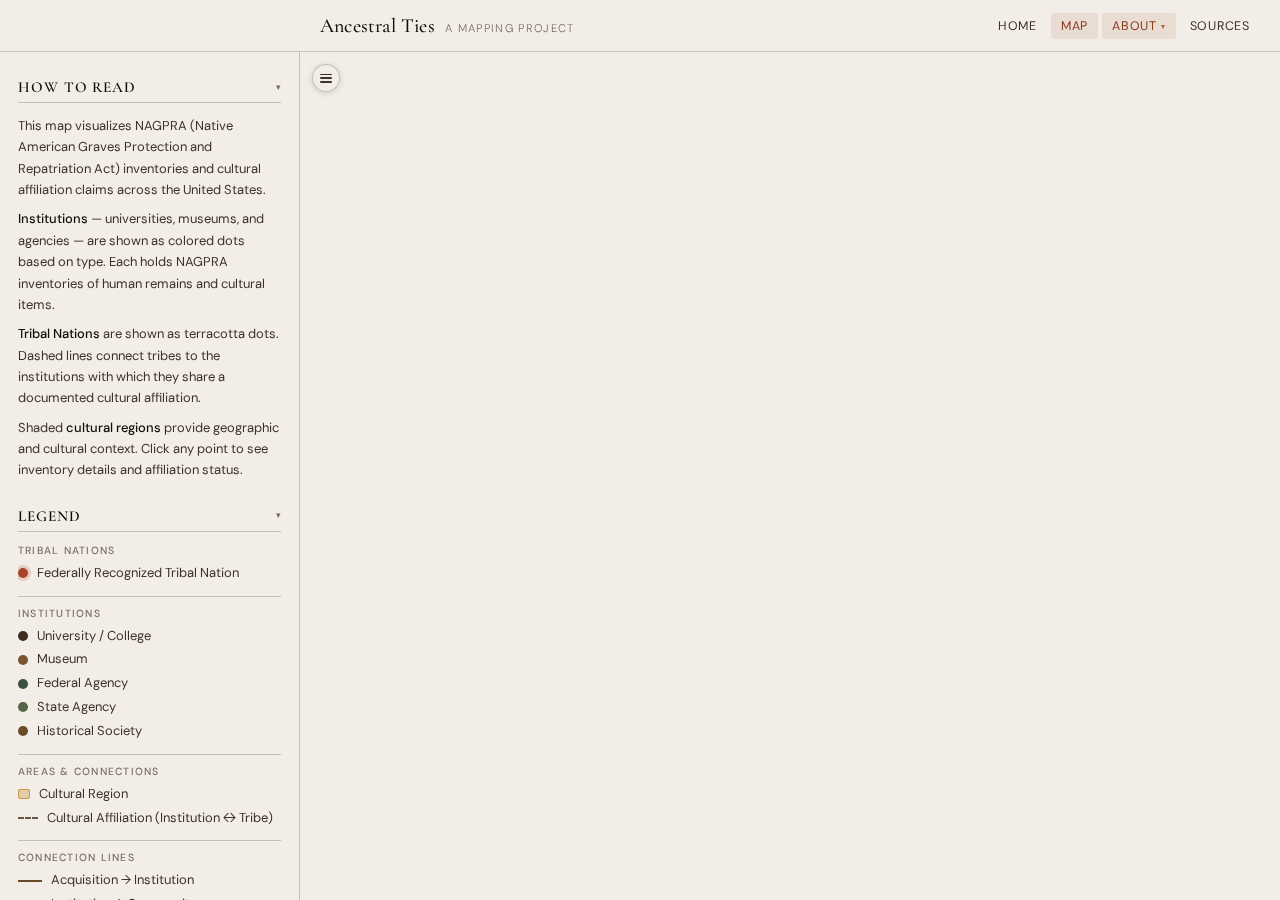
<file: map.html>
<!DOCTYPE html>
<html lang="en">
<head>
    <meta charset="UTF-8">
    <meta name="viewport" content="width=device-width, initial-scale=1.0">
    <title>Mapping: Ancestral Ties</title>

    <link href='https://api.mapbox.com/mapbox-gl-js/v3.0.1/mapbox-gl.css' rel='stylesheet' />
    <script src='https://api.mapbox.com/mapbox-gl-js/v3.0.1/mapbox-gl.js'></script>
    <link rel="preconnect" href="https://fonts.googleapis.com">
    <link rel="preconnect" href="https://fonts.gstatic.com" crossorigin>
    <link href="https://fonts.googleapis.com/css2?family=Cormorant+Garamond:ital,wght@0,300;0,400;0,500;0,600;1,300;1,400&family=DM+Sans:wght@300;400;500&display=swap" rel="stylesheet">

    <style>
        :root {
            --parchment:   #f2ede6;
            --parchment-2: #e2d9ce;
            --parchment-3: #cfc4b5;
            --ink:         #0f0c08;
            --ink-muted:   #3d3229;
            --ink-faint:   #7a6e64;
            --terra:       #8b3a1e;
            --terra-light: rgba(139, 58, 30, 0.10);
            --terra-mid:   rgba(139, 58, 30, 0.30);
            --border:      rgba(15, 12, 8, 0.20);
            --sidebar-w:   300px;

            --c-tribal:      #a84428;
            --c-university:  #3d2e22;
            --c-museum:      #7a5530;
            --c-federal:     #3a5040;
            --c-state:       #556645;
            --c-historical:  #6b4a28;
            --c-affiliation: #6b5542;
        }

        *, *::before, *::after { box-sizing: border-box; margin: 0; padding: 0; }

        body, html {
            height: 100%;
            overflow: hidden;
            font-family: 'DM Sans', sans-serif;
            color: var(--ink);
            background: var(--parchment);
        }

        #map { position: absolute; inset: 0; }

        /* ─── Header ──────────────────────────── */
        header {
            position: absolute;
            top: 0; left: 0; right: 0;
            z-index: 10;
            display: flex;
            align-items: center;
            justify-content: space-between;
            padding: 0 20px 0 calc(var(--sidebar-w) + 20px);
            height: 52px;
            background: rgba(242, 237, 230, 0.97);
            backdrop-filter: blur(12px);
            border-bottom: 1px solid var(--border);
            transition: padding-left 0.3s ease;
        }

        .sidebar-hidden header { padding-left: 20px; }

        .header-title {
            display: flex;
            align-items: baseline;
            gap: 10px;
        }

        .header-title h1 {
            font-family: 'Cormorant Garamond', serif;
            font-size: 1.25rem;
            font-weight: 500;
            letter-spacing: 0.01em;
            color: var(--ink);
            white-space: nowrap;
        }

        .header-title span {
            font-size: 0.7rem;
            letter-spacing: 0.12em;
            text-transform: uppercase;
            color: var(--ink-faint);
            font-weight: 300;
        }

        nav { display: flex; gap: 4px; }

        nav a {
            font-size: 0.78rem;
            letter-spacing: 0.06em;
            text-transform: uppercase;
            text-decoration: none;
            color: var(--ink-muted);
            padding: 5px 10px;
            border-radius: 3px;
            transition: color 0.15s, background 0.15s;
        }

        nav a:hover { color: var(--ink); background: var(--parchment-2); }

        nav a.active {
            color: var(--terra);
            background: var(--terra-light);
        }

        /* ─── Nav dropdown ────────────────────── */
        .nav-dropdown { position: relative; }

        .nav-dropdown-trigger {
            font-family: 'DM Sans', sans-serif;
            font-size: 0.78rem;
            letter-spacing: 0.06em;
            text-transform: uppercase;
            color: var(--terra);
            background: var(--terra-light);
            border: none;
            padding: 5px 10px;
            border-radius: 3px;
            cursor: pointer;
            display: flex;
            align-items: center;
            gap: 4px;
            transition: color 0.15s, background 0.15s;
        }

        .nav-dropdown-trigger:hover { background: var(--terra-mid); }
        .nav-dropdown-trigger.open  { background: var(--terra-mid); }

        .nav-dropdown-caret {
            font-size: 8px;
            transition: transform 0.2s;
            opacity: 0.7;
        }

        .nav-dropdown-trigger.open .nav-dropdown-caret { transform: rotate(180deg); }

        .nav-dropdown-menu {
            position: absolute;
            top: calc(100% + 6px);
            right: 0;
            background: rgba(242, 237, 230, 0.99);
            border: 1px solid var(--border);
            border-radius: 4px;
            box-shadow: 0 4px 16px rgba(15,12,8,0.12);
            min-width: 160px;
            overflow: hidden;
            display: none;
            z-index: 20;
        }

        .nav-dropdown-menu.open { display: block; }

        .nav-dropdown-menu a {
            display: block;
            padding: 8px 14px;
            font-size: 0.78rem;
            letter-spacing: 0.06em;
            text-transform: uppercase;
            text-decoration: none;
            color: var(--ink-muted);
            border-radius: 0;
            transition: color 0.12s, background 0.12s;
            border-bottom: 1px solid rgba(15,12,8,0.07);
        }

        .nav-dropdown-menu a:last-child { border-bottom: none; }
        .nav-dropdown-menu a:hover { color: var(--ink); background: var(--parchment-2); }
        .nav-dropdown-menu a.active { color: var(--terra); background: var(--terra-light); }


        /* ─── Sidebar ─────────────────────────── */
        aside {
            position: absolute;
            top: 52px; left: 0; bottom: 0;
            width: var(--sidebar-w);
            background: rgba(242, 237, 230, 0.98);
            backdrop-filter: blur(14px);
            border-right: 1px solid var(--border);
            overflow-y: auto;
            z-index: 9;
            padding: 20px 18px;
            transition: transform 0.3s cubic-bezier(.4,0,.2,1);
            scrollbar-width: thin;
            scrollbar-color: var(--parchment-3) transparent;
        }

        aside::-webkit-scrollbar { width: 4px; }
        aside::-webkit-scrollbar-thumb { background: var(--parchment-3); border-radius: 2px; }

        .sidebar-hidden aside { transform: translateX(-100%); }

        /* ─── Sidebar toggle ──────────────────── */
        #sidebar-toggle {
            position: absolute;
            left: calc(var(--sidebar-w) + 12px);
            top: 64px;
            z-index: 10;
            width: 28px; height: 28px;
            background: rgba(242, 237, 230, 0.98);
            border: 1px solid var(--border);
            border-radius: 50%;
            cursor: pointer;
            display: flex; align-items: center; justify-content: center;
            box-shadow: 0 1px 6px rgba(15,12,8,0.14);
            transition: left 0.3s cubic-bezier(.4,0,.2,1), background 0.15s;
        }

        #sidebar-toggle:hover { background: var(--parchment-2); }
        .sidebar-hidden #sidebar-toggle { left: 12px; }

        .toggle-icon {
            width: 12px; height: 9px;
            display: flex; flex-direction: column;
            justify-content: space-between;
        }

        .toggle-icon span {
            display: block;
            height: 1.5px;
            background: var(--ink-muted);
            border-radius: 1px;
        }

        /* ─── Sidebar sections ────────────────── */
        .sb-section { margin-bottom: 20px; }

        .sb-section-head {
            display: flex;
            align-items: center;
            justify-content: space-between;
            padding: 6px 0;
            border-bottom: 1.5px solid var(--border);
            margin-bottom: 12px;
            cursor: pointer;
            user-select: none;
        }

        .sb-section-head h2 {
            font-family: 'Cormorant Garamond', serif;
            font-size: 0.95rem;
            font-weight: 600;
            letter-spacing: 0.06em;
            text-transform: uppercase;
            color: var(--ink);
        }

        .sb-caret {
            font-size: 9px;
            color: var(--ink-faint);
            transition: transform 0.2s;
            line-height: 1;
        }

        .sb-caret.closed { transform: rotate(-90deg); }

        .sb-body {
            overflow: hidden;
            transition: max-height 0.3s ease, opacity 0.25s ease;
            max-height: 800px;
            opacity: 1;
        }

        .sb-body.closed { max-height: 0; opacity: 0; }

        /* ─── Legend ──────────────────────────── */
        .legend-group { margin-bottom: 14px; }
        .legend-group:last-child { margin-bottom: 0; }

        .legend-group-label {
            font-size: 0.65rem;
            letter-spacing: 0.12em;
            text-transform: uppercase;
            color: var(--ink-faint);
            font-weight: 500;
            margin-bottom: 8px;
        }

        .legend-item {
            display: flex;
            align-items: center;
            gap: 9px;
            font-size: 0.81rem;
            color: var(--ink-muted);
            margin-bottom: 7px;
            line-height: 1.3;
        }

        .legend-item:last-child { margin-bottom: 0; }

        .legend-dot {
            width: 10px; height: 10px;
            border-radius: 50%;
            flex-shrink: 0;
        }

        .legend-dot.tribal {
            background: var(--c-tribal);
            box-shadow: 0 0 0 3px rgba(168, 68, 40, 0.18);
        }

        .legend-dot.university  { background: var(--c-university); }
        .legend-dot.museum      { background: var(--c-museum); }
        .legend-dot.federal     { background: var(--c-federal); }
        .legend-dot.state       { background: var(--c-state); }
        .legend-dot.historical  { background: var(--c-historical); }

        .legend-swatch {
            width: 12px; height: 10px;
            flex-shrink: 0;
            border-radius: 2px;
        }

        .legend-swatch.cultural {
            background: rgba(196, 146, 58, 0.35);
            border: 1.5px solid rgba(196, 146, 58, 0.9);
        }

        .legend-dash {
            width: 20px; height: 0;
            flex-shrink: 0;
            border-top: 2px dashed var(--c-affiliation);
        }

        .legend-divider {
            border: none;
            border-top: 1px solid var(--border);
            margin: 10px 0;
        }

        /* ─── Layer controls ──────────────────── */
        .layer-group {
            margin-bottom: 6px;
            border: 1px solid var(--border);
            border-radius: 4px;
            overflow: hidden;
        }

        .layer-head {
            display: flex;
            align-items: center;
            gap: 8px;
            padding: 8px 10px;
            background: white;
            cursor: pointer;
            transition: background 0.15s;
        }

        .layer-head:hover { background: var(--parchment-2); }

        .layer-head input[type="checkbox"] {
            accent-color: var(--terra);
            cursor: pointer;
        }

        .layer-head-label {
            font-size: 0.83rem;
            font-weight: 500;
            color: var(--ink);
            flex: 1;
        }

        .layer-caret {
            font-size: 8px;
            color: var(--ink-faint);
            transition: transform 0.2s;
        }

        .layer-caret.open { transform: rotate(90deg); }

        .layer-options {
            max-height: 0;
            overflow: hidden;
            transition: max-height 0.25s ease;
            background: var(--parchment);
            border-top: 1px solid var(--border);
        }

        .layer-options.open { max-height: 300px; overflow-y: auto; }

        .layer-opt {
            display: flex;
            align-items: center;
            gap: 8px;
            padding: 6px 10px 6px 14px;
            font-size: 0.8rem;
            color: var(--ink-muted);
            border-bottom: 1px solid rgba(15,12,8,0.07);
            transition: background 0.12s;
        }

        .layer-opt:last-child { border-bottom: none; }
        .layer-opt:hover { background: var(--parchment-2); }

        .layer-opt input[type="checkbox"] {
            accent-color: var(--terra);
            cursor: pointer;
        }

        .layer-opt label { cursor: pointer; flex: 1; }

        .opt-pip {
            width: 8px; height: 8px;
            border-radius: 50%;
            flex-shrink: 0;
        }

        .opt-pip.square { border-radius: 2px; }

        /* ─── Map Popup ───────────────────────── */
        .mapboxgl-popup-content {
            padding: 0;
            border-radius: 6px;
            box-shadow: 0 4px 20px rgba(15,12,8,0.18);
            min-width: 180px;
            overflow: hidden;
            font-family: 'DM Sans', sans-serif;
        }

        .popup-head {
            background: var(--terra);
            color: white;
            padding: 10px 14px;
        }

        .popup-head h3 {
            font-family: 'Cormorant Garamond', serif;
            font-size: 1rem;
            font-weight: 500;
            margin: 0;
        }

        .popup-body {
            padding: 12px 14px;
            font-size: 0.82rem;
            color: var(--ink-muted);
            line-height: 1.5;
        }

        .mapboxgl-popup-close-button {
            color: rgba(255,255,255,0.7);
            font-size: 16px;
            padding: 8px;
            top: 2px; right: 2px;
        }

        .mapboxgl-popup-close-button:hover { color: white; background: none; }

        .mapboxgl-ctrl-group {
            border-radius: 5px !important;
            box-shadow: 0 1px 6px rgba(15,12,8,0.14) !important;
            border: 1px solid var(--border) !important;
        }

        .sb-note {
            font-size: 0.73rem;
            color: var(--ink-faint);
            line-height: 1.5;
            padding: 10px 0 4px;
            border-top: 1px solid var(--border);
            margin-top: 4px;
        }

        /* ─── Legend connection lines ─────────── */
        .legend-line {
            width: 24px;
            height: 0;
            flex-shrink: 0;
        }

        .legend-line.acquisition-line {
            border-top: 2px solid var(--c-historical);
        }

        .legend-line.community-line {
            border-top: 2px dashed var(--c-tribal);
        }

        /* ══════════════════════════════════════════
           ─── Ethics Modal ────────────────────────
        ══════════════════════════════════════════ */
        #ethics-modal-overlay {
            position: fixed;
            inset: 0;
            z-index: 100;
            background: rgba(15, 12, 8, 0.55);
            backdrop-filter: blur(4px);
            display: flex;
            align-items: center;
            justify-content: center;
            padding: 24px;
            opacity: 0;
            animation: modal-fade-in 0.4s ease 0.25s forwards;
        }

        @keyframes modal-fade-in {
            to { opacity: 1; }
        }

        #ethics-modal {
            background: var(--parchment);
            border: 1px solid var(--border);
            border-radius: 8px;
            box-shadow: 0 12px 48px rgba(15, 12, 8, 0.28), 0 2px 8px rgba(15, 12, 8, 0.12);
            width: 100%;
            max-width: 640px;
            max-height: 90vh;
            display: flex;
            flex-direction: column;
            overflow: hidden;
            transform: translateY(12px);
            animation: modal-slide-in 0.4s cubic-bezier(.22,.68,0,1.2) 0.25s forwards;
        }

        @keyframes modal-slide-in {
            to { transform: translateY(0); }
        }

        /* Modal header */
        .modal-header {
            display: flex;
            align-items: flex-start;
            justify-content: space-between;
            gap: 16px;
            padding: 24px 28px 18px;
            border-bottom: 1px solid var(--border);
            flex-shrink: 0;
        }

        .modal-header-text {
            display: flex;
            flex-direction: column;
            gap: 4px;
        }

        .modal-eyebrow {
            font-size: 0.65rem;
            letter-spacing: 0.14em;
            text-transform: uppercase;
            color: var(--terra);
            font-weight: 500;
        }

        .modal-header h2 {
            font-family: 'Cormorant Garamond', serif;
            font-size: 1.55rem;
            font-weight: 500;
            color: var(--ink);
            line-height: 1.2;
            letter-spacing: 0.01em;
        }

        .modal-close {
            flex-shrink: 0;
            width: 30px; height: 30px;
            background: none;
            border: 1px solid var(--border);
            border-radius: 50%;
            cursor: pointer;
            display: flex;
            align-items: center;
            justify-content: center;
            color: var(--ink-faint);
            font-size: 14px;
            line-height: 1;
            transition: background 0.15s, color 0.15s, border-color 0.15s;
            margin-top: 2px;
        }

        .modal-close:hover {
            background: var(--parchment-2);
            color: var(--ink);
            border-color: var(--ink-muted);
        }

        /* Modal body — scrollable */
        .modal-body {
            padding: 22px 28px;
            overflow-y: auto;
            flex: 1;
            scrollbar-width: thin;
            scrollbar-color: var(--parchment-3) transparent;
        }

        .modal-body::-webkit-scrollbar { width: 4px; }
        .modal-body::-webkit-scrollbar-thumb { background: var(--parchment-3); border-radius: 2px; }

        /* Ethics bar accent */
        .ethics-inner {
            display: flex;
            gap: 18px;
        }

        .ethics-bar {
            width: 3px;
            flex-shrink: 0;
            background: linear-gradient(to bottom, var(--terra), rgba(139,58,30,0.2));
            border-radius: 2px;
            align-self: stretch;
        }

        .ethics-content p {
            font-size: 0.845rem;
            color: var(--ink-muted);
            line-height: 1.72;
            margin-bottom: 14px;
        }

        .ethics-content p:last-of-type {
            margin-bottom: 20px;
        }

        /* Principles grid */
        .ethics-principles {
            display: grid;
            grid-template-columns: 1fr 1fr;
            gap: 10px;
        }

        .ethics-principle {
            background: var(--parchment-2);
            border: 1px solid var(--border);
            border-radius: 5px;
            padding: 12px 14px;
        }

        .ethics-principle-title {
            font-family: 'Cormorant Garamond', serif;
            font-size: 0.95rem;
            font-weight: 600;
            color: var(--ink);
            letter-spacing: 0.02em;
            margin-bottom: 5px !important;
        }

        .ethics-principle p:not(.ethics-principle-title) {
            font-size: 0.78rem !important;
            line-height: 1.55 !important;
            margin-bottom: 0 !important;
        }

        /* Modal footer */
        .modal-footer {
            display: flex;
            align-items: center;
            justify-content: space-between;
            gap: 12px;
            padding: 16px 28px;
            border-top: 1px solid var(--border);
            flex-shrink: 0;
            background: var(--parchment-2);
        }

        .modal-footer-note {
            font-size: 0.72rem;
            color: var(--ink-faint);
            line-height: 1.45;
            flex: 1;
        }

        .modal-footer-note strong {
            color: var(--ink-muted);
            font-weight: 500;
        }

        .modal-enter-btn {
            flex-shrink: 0;
            display: flex;
            align-items: center;
            gap: 7px;
            background: var(--terra);
            color: white;
            border: none;
            border-radius: 4px;
            padding: 9px 18px;
            font-family: 'DM Sans', sans-serif;
            font-size: 0.8rem;
            font-weight: 500;
            letter-spacing: 0.05em;
            text-transform: uppercase;
            cursor: pointer;
            transition: background 0.15s, transform 0.1s;
        }

        .modal-enter-btn:hover {
            background: #7a3319;
        }

        .modal-enter-btn:active {
            transform: scale(0.98);
        }

        .modal-enter-btn svg {
            width: 13px; height: 13px;
            opacity: 0.85;
        }

        /* Hidden state */
        #ethics-modal-overlay.hidden {
            pointer-events: none;
            opacity: 0;
            transition: opacity 0.25s ease;
        }

        /* Responsive: stack principles on small screens */
        @media (max-width: 520px) {
            .ethics-principles { grid-template-columns: 1fr; }
            .modal-footer { flex-direction: column; align-items: flex-start; }
            .modal-enter-btn { width: 100%; justify-content: center; }
        }
    </style>
</head>
<body>

    <!--  Ethics & Positionality Modal --> 
    <div id="ethics-modal-overlay" role="dialog" aria-modal="true" aria-labelledby="ethics-modal-title">
        <div id="ethics-modal">

            <div class="modal-header">
                <div class="modal-header-text">
                    <span class="modal-eyebrow">Ethics &amp; Positionality</span>
                    <h2 id="ethics-modal-title">How This Map Takes a Position</h2>
                </div>
                <button class="modal-close" onclick="closeModal()" aria-label="Close">✕</button>
            </div>

            <div class="modal-body">
                <div class="ethics-inner">
                    <div class="ethics-bar"></div>
                    <div class="ethics-content">
                        <p>This map does not claim to be neutral. Mapping is always an interpretive act, and mapping Indigenous land, ancestors, and cultural relationships carries particular ethical weight. The decisions made here — what to show, what to name, how to draw connections — reflect a set of commitments to transparency, care, and Indigenous-centered framing.</p>
                        <p>Connections shown between institutions and Tribal Nations do not imply ownership or resolved repatriation. They document relationships established through archaeological, historical, and Tribal evidence as recorded — evidence produced within a legal system that itself has a complicated relationship with Indigenous sovereignty.</p>

                        <div class="ethics-principles">
                            <div class="ethics-principle">
                                <p class="ethics-principle-title">Transparency</p>
                                <p>All data sources are cited. The methods and limitations of the dataset are disclosed in the Sources page.</p>
                            </div>
                            <div class="ethics-principle">
                                <p class="ethics-principle-title">Tribal Sovereignty</p>
                                <p>Tribal nations are named and treated as sovereign political entities, not ethnic categories or archaeological groupings.</p>
                            </div>
                            <div class="ethics-principle">
                                <p class="ethics-principle-title">Avoiding Harm</p>
                                <p>This project does not display sensitive information about individual human remains, sacred objects, or burial sites that tribes have asked to be kept private.</p>
                            </div>
                            <div class="ethics-principle">
                                <p class="ethics-principle-title">Ongoing Process</p>
                                <p>Repatriation is not presented as complete or resolved. The map reflects a snapshot of an ongoing, dynamic relationship.</p>
                            </div>
                        </div>
                    </div>
                </div>
            </div>

            <div class="modal-footer">
                <p class="modal-footer-note">
                    <strong>Before you begin</strong> — This statement applies to all layers and connections shown on the map.
                </p>
                <button class="modal-enter-btn" onclick="closeModal()">
                    Enter Map
                    <svg viewBox="0 0 14 14" fill="none" xmlns="http://www.w3.org/2000/svg">
                        <path d="M1 7h12M7 1l6 6-6 6" stroke="white" stroke-width="1.5" stroke-linecap="round" stroke-linejoin="round"/>
                    </svg>
                </button>
            </div>

        </div>
    </div>

    <!-- Page Structure-->
    <header>
        <div class="header-title">
            <h1>Ancestral Ties</h1>
            <span>A Mapping Project</span>
        </div>
           <nav>
            <a href="index.html">Home</a>
            <a href="map.html" class="active">Map</a>
            <div class="nav-dropdown">
                <button class="nav-dropdown-trigger" onclick="toggleNavDropdown(event)">
                    About <span class="nav-dropdown-caret">▾</span>
                </button>
                <div class="nav-dropdown-menu" id="nav-dropdown-menu">
                    <a href="about.html">About the Author</a>
                    <a href="define.html">Terminology</a>
                </div>
            </div>
            <a href="sources.html">Sources</a>
        </nav>
    </header>

    <button id="sidebar-toggle" aria-label="Toggle sidebar">
        <div class="toggle-icon">
            <span></span><span></span><span></span>
        </div>
    </button>

    <aside id="sidebar">

        <!-- How to Read -->
        <div class="sb-section">
            <div class="sb-section-head" onclick="toggleSection('how-to-read')">
                <h2>How to Read</h2>
                <span class="sb-caret" id="how-to-read-caret">▾</span>
            </div>
            <div class="sb-body" id="how-to-read-body">
                <p style="font-size:0.81rem; color:var(--ink-muted); line-height:1.65; margin-bottom:8px;">
                    This map visualizes NAGPRA (Native American Graves Protection and Repatriation Act) inventories and cultural affiliation claims across the United States.
                </p>
                <p style="font-size:0.81rem; color:var(--ink-muted); line-height:1.65; margin-bottom:8px;">
                    <strong style="color:var(--ink); font-weight:500;">Institutions</strong> — universities, museums, and agencies — are shown as colored dots based on type. Each holds NAGPRA inventories of human remains and cultural items.
                </p>
                <p style="font-size:0.81rem; color:var(--ink-muted); line-height:1.65; margin-bottom:8px;">
                    <strong style="color:var(--ink); font-weight:500;">Tribal Nations</strong> are shown as terracotta dots. Dashed lines connect tribes to the institutions with which they share a documented cultural affiliation.
                </p>
                <p style="font-size:0.81rem; color:var(--ink-muted); line-height:1.65;">
                    Shaded <strong style="color:var(--ink); font-weight:500;">cultural regions</strong> provide geographic and cultural context. Click any point to see inventory details and affiliation status.
                </p>
            </div>
        </div>

        <!-- Legend -->
        <div class="sb-section">
            <div class="sb-section-head" onclick="toggleSection('legend')">
                <h2>Legend</h2>
                <span class="sb-caret" id="legend-caret">▾</span>
            </div>
            <div class="sb-body" id="legend-body">
                <div class="legend-group">
                    <div class="legend-group-label">Tribal Nations</div>
                    <div class="legend-item">
                        <div class="legend-dot tribal"></div>
                        Federally Recognized Tribal Nation
                    </div>
                </div>
                <hr class="legend-divider">
                <div class="legend-group">
                    <div class="legend-group-label">Institutions</div>
                    <div class="legend-item"><div class="legend-dot university"></div> University / College</div>
                    <div class="legend-item"><div class="legend-dot museum"></div> Museum</div>
                    <div class="legend-item"><div class="legend-dot federal"></div> Federal Agency</div>
                    <div class="legend-item"><div class="legend-dot state"></div> State Agency</div>
                    <div class="legend-item"><div class="legend-dot historical"></div> Historical Society</div>
                </div>
                <hr class="legend-divider">
                <div class="legend-group">
                    <div class="legend-group-label">Areas &amp; Connections</div>
                    <div class="legend-item"><div class="legend-swatch cultural"></div> Cultural Region</div>
                    <div class="legend-item"><div class="legend-dash"></div> Cultural Affiliation (Institution ↔ Tribe)</div>
                </div>

                <hr class="legend-divider">

                <div class="legend-group">
                    <div class="legend-group-label">Connection Lines</div>
                    <div class="legend-item">
                        <div class="legend-line acquisition-line"></div>
                        Acquisition → Institution
                    </div>
                    <div class="legend-item">
                        <div class="legend-line community-line"></div>
                        Institution → Community
                    </div>
                </div>
            </div>
        </div>

        <!-- Layers -->
        <div class="sb-section">
            <div class="sb-section-head" onclick="toggleSection('layers')">
                <h2>Layers</h2>
                <span class="sb-caret" id="layers-caret">▾</span>
            </div>
            <div class="sb-body" id="layers-body">

                <div class="layer-group">
                    <div class="layer-head" onclick="toggleLayerOptions('tribal-options', 'tribal-caret')">
                        <input type="checkbox" id="tribal-nations" checked onclick="event.stopPropagation(); handleLayerToggle('tribal-nations')"/>
                        <span class="layer-head-label">Tribal Nations</span>
                        <span class="layer-caret" id="tribal-caret">▶</span>
                    </div>
                    <div class="layer-options" id="tribal-options">
                        <div class="layer-opt">
                            <div class="opt-pip" style="background:var(--c-tribal)"></div>
                            <input type="checkbox" id="t-federally-recognized" checked/>
                            <label for="t-federally-recognized">Federally Recognized Tribes</label>
                        </div>
                        <div class="layer-opt">
                            <div class="opt-pip" style="background:var(--c-tribal); opacity:0.45;"></div>
                            <input type="checkbox" id="t-state-recognized" checked/>
                            <label for="t-state-recognized">State Recognized Tribes</label>
                        </div>
                    </div>
                </div>

                <div class="layer-group">
                    <div class="layer-head" onclick="toggleLayerOptions('cultural-options', 'cultural-caret')">
                        <input type="checkbox" id="cultural-regions" checked onclick="event.stopPropagation(); handleLayerToggle('cultural-regions')"/>
                        <span class="layer-head-label">Cultural Regions</span>
                        <span class="layer-caret" id="cultural-caret">▶</span>
                    </div>
                    <div class="layer-options" id="cultural-options">
                        <div class="layer-opt"><div class="opt-pip square" style="background:rgba(196,146,58,0.55);border:1px solid rgba(196,146,58,0.95)"></div><input type="checkbox" id="r-arctic" checked/><label for="r-arctic">Arctic</label></div>
                        <div class="layer-opt"><div class="opt-pip square" style="background:rgba(196,146,58,0.55);border:1px solid rgba(196,146,58,0.95)"></div><input type="checkbox" id="r-california" checked/><label for="r-california">California</label></div>
                        <div class="layer-opt"><div class="opt-pip square" style="background:rgba(196,146,58,0.55);border:1px solid rgba(196,146,58,0.95)"></div><input type="checkbox" id="r-great-basin" checked/><label for="r-great-basin">Great Basin</label></div>
                        <div class="layer-opt"><div class="opt-pip square" style="background:rgba(196,146,58,0.55);border:1px solid rgba(196,146,58,0.95)"></div><input type="checkbox" id="r-midwest" checked onchange="handleMidwestToggle(this)"/><label for="r-midwest">Midwest</label></div>
                        <div class="layer-opt"><div class="opt-pip square" style="background:rgba(196,146,58,0.55);border:1px solid rgba(196,146,58,0.95)"></div><input type="checkbox" id="r-northeast" checked/><label for="r-northeast">Northeast</label></div>
                        <div class="layer-opt"><div class="opt-pip square" style="background:rgba(196,146,58,0.55);border:1px solid rgba(196,146,58,0.95)"></div><input type="checkbox" id="r-northwest" checked/><label for="r-northwest">Northwest Coast</label></div>
                        <div class="layer-opt"><div class="opt-pip square" style="background:rgba(196,146,58,0.55);border:1px solid rgba(196,146,58,0.95)"></div><input type="checkbox" id="r-plains" checked/><label for="r-plains">Plains</label></div>
                        <div class="layer-opt"><div class="opt-pip square" style="background:rgba(196,146,58,0.55);border:1px solid rgba(196,146,58,0.95)"></div><input type="checkbox" id="r-plateau" checked/><label for="r-plateau">Plateau</label></div>
                        <div class="layer-opt"><div class="opt-pip square" style="background:rgba(196,146,58,0.55);border:1px solid rgba(196,146,58,0.95)"></div><input type="checkbox" id="r-southeast" checked/><label for="r-southeast">Southeast</label></div>
                        <div class="layer-opt"><div class="opt-pip square" style="background:rgba(196,146,58,0.55);border:1px solid rgba(196,146,58,0.95)"></div><input type="checkbox" id="r-southwest" checked/><label for="r-southwest">Southwest</label></div>
                    </div>
                </div>

                <div class="layer-group">
                    <div class="layer-head" onclick="toggleLayerOptions('inst-options', 'inst-caret')">
                        <input type="checkbox" id="institutions" checked onclick="event.stopPropagation(); handleLayerToggle('institutions')"/>
                        <span class="layer-head-label">Institutions</span>
                        <span class="layer-caret" id="inst-caret">▶</span>
                    </div>
                    <div class="layer-options" id="inst-options">
                        <div class="layer-opt"><div class="opt-pip" style="background:var(--c-university)"></div><input type="checkbox" id="i-university" checked/><label for="i-university">Universities &amp; Colleges</label></div>
                        <div class="layer-opt"><div class="opt-pip" style="background:var(--c-museum)"></div><input type="checkbox" id="i-museum" checked/><label for="i-museum">Museums</label></div>
                        <div class="layer-opt"><div class="opt-pip" style="background:var(--c-federal)"></div><input type="checkbox" id="i-federal" checked/><label for="i-federal">Federal Agencies</label></div>
                        <div class="layer-opt"><div class="opt-pip" style="background:var(--c-state)"></div><input type="checkbox" id="i-state" checked/><label for="i-state">State Agencies</label></div>
                        <div class="layer-opt"><div class="opt-pip" style="background:var(--c-historical)"></div><input type="checkbox" id="i-historical" checked/><label for="i-historical">Historical Societies</label></div>
                    </div>
                </div>

                <div class="layer-group">
                    <div class="layer-head">
                        <input type="checkbox" id="affiliations" checked onclick="handleLayerToggle('affiliations')"/>
                        <span class="layer-head-label">Cultural Affiliations</span>
                    </div>
                </div>

                <div class="layer-group">
                    <div class="layer-head">
                        <input type="checkbox" id="conn-acquisition" checked onclick="handleLayerToggle('conn-acquisition')"/>
                        <span class="layer-head-label">Acquisition → Institution</span>
                        <span class="layer-head-swatch" style="width:18px;height:2px;background:var(--c-historical);border-radius:1px;flex-shrink:0;"></span>
                    </div>
                </div>

                <div class="layer-group">
                    <div class="layer-head">
                        <input type="checkbox" id="conn-community" checked onclick="handleLayerToggle('conn-community')"/>
                        <span class="layer-head-label">Institution → Community</span>
                        <span class="layer-head-swatch" style="width:18px;height:2px;background:var(--c-tribal);border-radius:1px;flex-shrink:0;"></span>
                    </div>
                </div>

                <div class="layer-group">
                    <div class="layer-head" onclick="toggleLayerOptions('inventory-options', 'inventory-caret')">
                        <input type="checkbox" id="inventories" checked onclick="event.stopPropagation(); handleLayerToggle('inventories')"/>
                        <span class="layer-head-label">Inventories &amp; Summaries</span>
                        <span class="layer-caret" id="inventory-caret">▶</span>
                    </div>
                    <div class="layer-options" id="inventory-options">
                        <div class="layer-opt">
                            <div class="opt-pip" style="background:var(--c-university)"></div>
                            <input type="checkbox" id="inv-inventories" checked/>
                            <label for="inv-inventories">NAGPRA Inventories</label>
                        </div>
                        <div class="layer-opt">
                            <div class="opt-pip" style="background:var(--c-museum)"></div>
                            <input type="checkbox" id="inv-summaries" checked/>
                            <label for="inv-summaries">NAGPRA Summaries</label>
                        </div>
                        <div class="layer-opt">
                            <div class="opt-pip" style="background:var(--c-federal)"></div>
                            <input type="checkbox" id="inv-notices" checked/>
                            <label for="inv-notices">Federal Register Notices</label>
                        </div>
                    </div>
                </div>

                <p class="sb-note">Click a layer name to show or hide sub-categories. Click any point on the map to view NAGPRA inventory details.</p>
            </div>
        </div>

    </aside>

    <div id="map"></div>

    <script>
        /* ─── Modal ───────────────────────────── */
        function closeModal() {
            const overlay = document.getElementById('ethics-modal-overlay');
            overlay.classList.add('hidden');
            // Remove from DOM after transition so it doesn't block interactions
            setTimeout(() => overlay.remove(), 300);
        }

        // Also close on overlay click (outside the modal card)
        document.getElementById('ethics-modal-overlay').addEventListener('click', (e) => {
            if (e.target === document.getElementById('ethics-modal-overlay')) {
                closeModal();
            }
        });

        // Close on Escape key
        document.addEventListener('keydown', (e) => {
            if (e.key === 'Escape') closeModal();
        });

        /* ─── Sidebar ─────────────────────────── */
        document.getElementById('sidebar-toggle').addEventListener('click', () => {
            document.body.classList.toggle('sidebar-hidden');
        });

        function toggleSection(name) {
            const body  = document.getElementById(name + '-body');
            const caret = document.getElementById(name + '-caret');
            body.classList.toggle('closed');
            caret.classList.toggle('closed');
        }

        function toggleLayerOptions(optionsId, caretId) {
            const opts  = document.getElementById(optionsId);
            const caret = document.getElementById(caretId);
            opts.classList.toggle('open');
            caret.classList.toggle('open');
        }

        function handleLayerToggle(layerId) {
            const checked = document.getElementById(layerId).checked;
            console.log(layerId, 'toggled:', checked);
        }

        /* ─── Map ─────────────────────────────── */
        mapboxgl.accessToken = 'pk.eyJ1IjoicnlsZWUtbGFsb25kZSIsImEiOiJjbWxheWJ5OXYwYjY0M2RxMmh1NDR5MjRxIn0.C9DGK_0soHehFbajEFkyoA';

        const map = new mapboxgl.Map({
            container: 'map',
            style: 'mapbox://styles/mapbox/light-v11',
            center: [-86.25, 40],
            zoom: 4,
        });

        map.addControl(new mapboxgl.NavigationControl(), 'top-right');

        const upMichiganRegion = {
            type: 'FeatureCollection',
            features: [{
                type: 'Feature',
                properties: {
                    name: 'Sault Tribe of Chippewa Indians',
                    counties: 'Alger, Chippewa, Delta, Luce, Mackinac, Marquette, Schoolcraft',
                    region: 'Great Lakes / Midwest'
                },
                geometry: {
                    type: 'Polygon',
                    coordinates: [[
                        [-87.60, 46.98], [-87.55, 46.90], [-87.42, 46.82], [-87.35, 46.68],
                        [-87.10, 46.60], [-86.82, 46.62], [-86.65, 46.57], [-86.35, 46.60],
                        [-86.00, 46.68], [-85.75, 46.68], [-85.52, 46.66], [-85.28, 46.70],
                        [-85.02, 46.78], [-84.82, 46.88], [-84.65, 46.93], [-84.50, 46.90],
                        [-84.37, 46.75], [-84.37, 46.49], [-84.28, 46.35], [-84.12, 46.20],
                        [-84.08, 46.05], [-84.25, 45.95], [-84.55, 45.88], [-84.73, 45.82],
                        [-85.05, 45.73], [-85.30, 45.72], [-85.60, 45.78], [-85.88, 45.74],
                        [-86.20, 45.70], [-86.55, 45.65], [-86.90, 45.62], [-87.08, 45.62],
                        [-87.18, 45.70], [-87.22, 45.90], [-87.22, 46.08], [-87.42, 46.10],
                        [-87.55, 46.20], [-87.60, 46.50], [-87.60, 46.98]
                    ]]
                }
            }]
        };

        const gogebicRegion = {
            type: 'FeatureCollection',
            features: [{
                type: 'Feature',
                properties: {
                    name: 'Lac Vieux Desert Band of Lake Superior Chippewa Indians',
                    counties: 'Gogebic',
                    region: 'Great Lakes / Midwest'
                },
                geometry: {
                    type: 'Polygon',
                    coordinates: [[
                        [-90.42, 46.88], [-90.20, 46.84], [-89.85, 46.78], [-89.50, 46.70],
                        [-89.10, 46.58], [-89.04, 46.07], [-89.50, 46.07], [-90.00, 46.07],
                        [-90.42, 46.07], [-90.42, 46.88]
                    ]]
                }
            }]
        };

        const menomineeDeltaRegion = {
            type: 'FeatureCollection',
            features: [{
                type: 'Feature',
                properties: {
                    name: 'Hannahville Indian Community Area',
                    counties: 'Menominee, Delta',
                    region: 'Great Lakes / Midwest'
                },
                geometry: {
                    type: 'Polygon',
                    coordinates: [[
                        [-87.22, 46.10], [-87.00, 46.10], [-86.65, 46.10], [-86.40, 46.12],
                        [-86.25, 45.95], [-86.15, 45.80], [-86.10, 45.65], [-86.10, 45.45],
                        [-86.25, 45.22], [-86.50, 45.08], [-87.00, 45.02], [-87.20, 45.02],
                        [-87.55, 45.10], [-87.85, 45.28], [-88.05, 45.55], [-88.10, 45.78],
                        [-87.95, 45.98], [-87.70, 46.05], [-87.50, 46.08], [-87.35, 46.08],
                        [-87.22, 46.10]
                    ]]
                }
            }]
        };

        map.on('load', () => {

            function addRegionLayer(id, geojson) {
                map.addSource(id, { type: 'geojson', data: geojson });
                map.addLayer({ id: id + '-fill', type: 'fill', source: id, paint: { 'fill-color': 'rgba(196, 146, 58, 0.18)', 'fill-opacity': 1 } });
                map.addLayer({ id: id + '-outline', type: 'line', source: id, paint: { 'line-color': 'rgba(196, 146, 58, 0.90)', 'line-width': 1.5, 'line-dasharray': [3, 2] } });
                map.addLayer({ id: id + '-hover', type: 'fill', source: id, paint: { 'fill-color': 'rgba(196, 146, 58, 0.08)', 'fill-opacity': 0 } });

                map.on('click', id + '-fill', (e) => {
                    const props = e.features[0].properties;
                    new mapboxgl.Popup({ offset: 8 })
                        .setLngLat(e.lngLat)
                        .setHTML(`
                            <div class="popup-head"><h3>${props.name}</h3></div>
                            <div class="popup-body">
                                <p><strong>Counties:</strong> ${props.counties}</p>
                                <p><strong>Region:</strong> ${props.region}</p>
                            </div>
                        `)
                        .addTo(map);
                });

                map.on('mouseenter', id + '-fill', () => { map.getCanvas().style.cursor = 'pointer'; map.setPaintProperty(id + '-hover', 'fill-opacity', 1); });
                map.on('mouseleave', id + '-fill', () => { map.getCanvas().style.cursor = ''; map.setPaintProperty(id + '-hover', 'fill-opacity', 0); });
            }

            addRegionLayer('up-michigan-region',    upMichiganRegion);
            addRegionLayer('gogebic-region',         gogebicRegion);
            addRegionLayer('menominee-delta-region', menomineeDeltaRegion);

            map.addSource('tribal-nations', {
                type: 'geojson',
                data: {
                    type: 'FeatureCollection',
                    features: [{
                        type: 'Feature',
                        properties: { name: 'Bay Mills Indian Community', location: 'Brimley, MI', status: 'Federally Recognized', url: 'https://baymills.org' },
                        geometry: { type: 'Point', coordinates: [-84.5617, 46.4197] }
                    }]
                }
            });

            map.addLayer({ id: 'tribal-nations-glow', type: 'circle', source: 'tribal-nations', paint: { 'circle-radius': 10, 'circle-color': 'rgba(168, 68, 40, 0.18)', 'circle-stroke-width': 0 } });
            map.addLayer({ id: 'tribal-nations-dot',  type: 'circle', source: 'tribal-nations', paint: { 'circle-radius': 6, 'circle-color': '#a84428', 'circle-stroke-width': 1.5, 'circle-stroke-color': 'rgba(255,255,255,0.8)' } });

            map.on('click', 'tribal-nations-dot', (e) => {
                const props = e.features[0].properties;
                new mapboxgl.Popup({ offset: 10 })
                    .setLngLat(e.features[0].geometry.coordinates)
                    .setHTML(`
                        <div class="popup-head"><h3>${props.name}</h3></div>
                        <div class="popup-body">
                            <p><strong>Location:</strong> ${props.location}</p>
                            <p><strong>Status:</strong> ${props.status}</p>
                            <p style="margin-top:8px;"><a href="${props.url}" target="_blank" rel="noopener" style="color:var(--terra);font-size:0.78rem;text-decoration:none;">↗ ${props.url.replace('https://','')}</a></p>
                        </div>
                    `)
                    .addTo(map);
            });

            map.on('mouseenter', 'tribal-nations-dot', () => { map.getCanvas().style.cursor = 'pointer'; });
            map.on('mouseleave', 'tribal-nations-dot', () => { map.getCanvas().style.cursor = ''; });
        });

        /* ─── Layer toggles ───────────────────── */
        const midwestLayers = ['up-michigan-region', 'gogebic-region', 'menominee-delta-region'];

        function setMidwestVisibility(vis) {
            midwestLayers.forEach(id => {
                if (map.getLayer(id + '-fill'))    map.setLayoutProperty(id + '-fill',    'visibility', vis);
                if (map.getLayer(id + '-outline')) map.setLayoutProperty(id + '-outline', 'visibility', vis);
            });
        }

        document.getElementById('cultural-regions').addEventListener('change', (e) => {
            document.getElementById('r-midwest').checked = e.target.checked;
            setMidwestVisibility(e.target.checked ? 'visible' : 'none');
        });

        function handleMidwestToggle(checkbox) {
            setMidwestVisibility(checkbox.checked ? 'visible' : 'none');
        }

        document.getElementById('tribal-nations').addEventListener('change', (e) => {
            const vis = e.target.checked ? 'visible' : 'none';
            if (map.getLayer('tribal-nations-dot'))  map.setLayoutProperty('tribal-nations-dot',  'visibility', vis);
            if (map.getLayer('tribal-nations-glow')) map.setLayoutProperty('tribal-nations-glow', 'visibility', vis);
            document.getElementById('t-federally-recognized').checked = e.target.checked;
        });

        document.getElementById('t-federally-recognized').addEventListener('change', (e) => {
            const vis = e.target.checked ? 'visible' : 'none';
            if (map.getLayer('tribal-nations-dot'))  map.setLayoutProperty('tribal-nations-dot',  'visibility', vis);
            if (map.getLayer('tribal-nations-glow')) map.setLayoutProperty('tribal-nations-glow', 'visibility', vis);
        });
    </script>

</body>
</html>
</file>
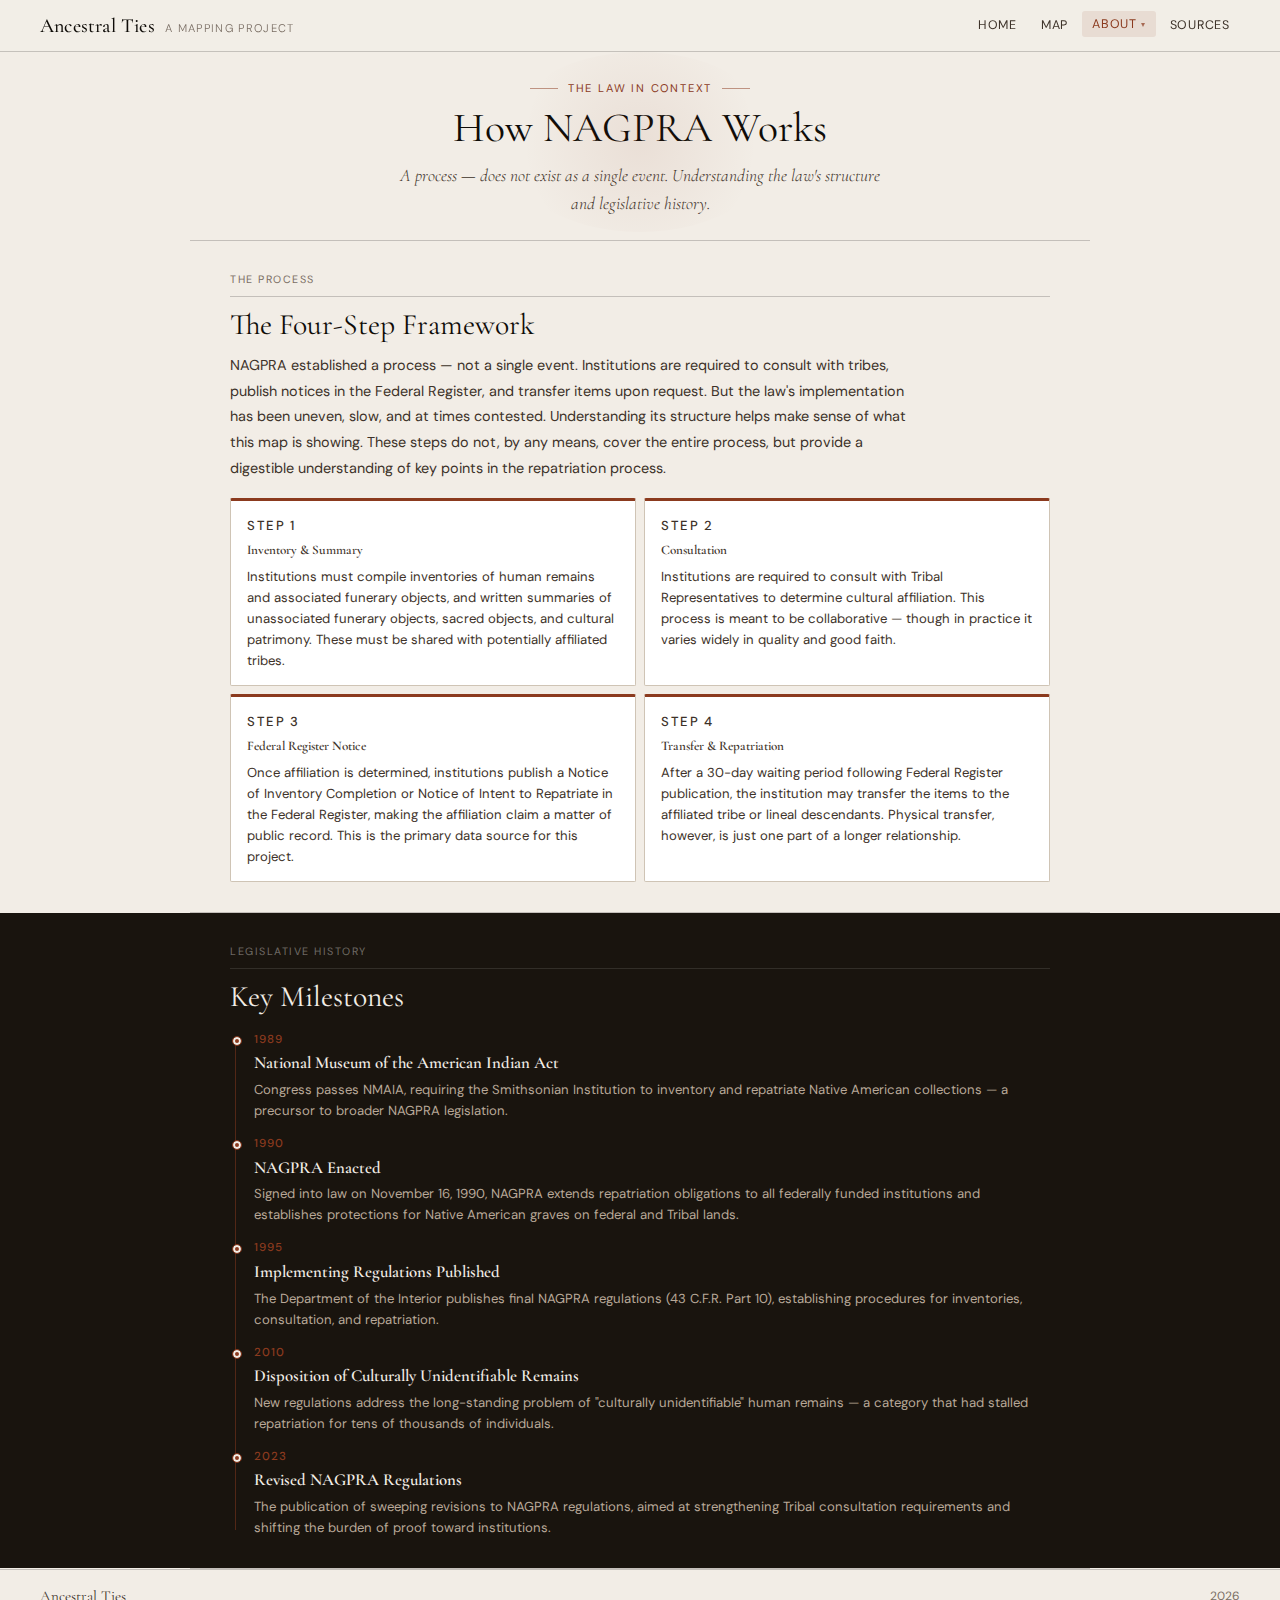
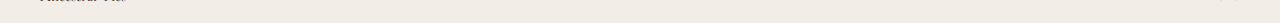
<file: nagpra.html>
<!DOCTYPE html>
<html lang="en">
<head>
    <meta charset="UTF-8"/>
    <meta name="viewport" content="width=device-width, initial-scale=1.0"/>
    <title>How NAGPRA Works — Ancestral Ties</title>

    <link rel="preconnect" href="https://fonts.googleapis.com">
    <link rel="preconnect" href="https://fonts.gstatic.com" crossorigin>
    <link href="https://fonts.googleapis.com/css2?family=Cormorant+Garamond:ital,wght@0,300;0,400;0,500;0,600;1,300;1,400&family=DM+Sans:wght@300;400;500&display=swap" rel="stylesheet">

    <style>
        :root {
            --parchment:   #f2ede6;
            --parchment-2: #e2d9ce;
            --parchment-3: #cfc4b5;
            --ink:         #0f0c08;
            --ink-muted:   #3d3229;
            --ink-faint:   #7a6e64;
            --terra:       #8b3a1e;
            --terra-light: rgba(139, 58, 30, 0.10);
            --terra-mid:   rgba(139, 58, 30, 0.30);
            --border:      rgba(15, 12, 8, 0.20);

            --dark-bg:     #19140e;
            --dark-text:   #f2ede6;
            --dark-muted:  #b8a898;
            --dark-border: rgba(242, 237, 230, 0.14);
        }

        *, *::before, *::after { box-sizing: border-box; margin: 0; padding: 0; }

        body {
            font-family: 'DM Sans', sans-serif;
            background: var(--parchment);
            color: var(--ink);
            line-height: 1.6;
        }

        /* ─── Header ──────────────────────────── */
        header {
            display: flex;
            align-items: center;
            justify-content: space-between;
            padding: 0 40px;
            height: 52px;
            background: rgba(242, 237, 230, 0.97);
            border-bottom: 1px solid var(--border);
            position: sticky;
            top: 0;
            z-index: 10;
            backdrop-filter: blur(12px);
        }

        .header-title {
            display: flex;
            align-items: baseline;
            gap: 10px;
        }

        .header-title h1 {
            font-family: 'Cormorant Garamond', serif;
            font-size: 1.25rem;
            font-weight: 500;
            letter-spacing: 0.01em;
            color: var(--ink);
            white-space: nowrap;
        }

        .header-title span {
            font-size: 0.7rem;
            letter-spacing: 0.12em;
            text-transform: uppercase;
            color: var(--ink-faint);
            font-weight: 300;
        }

        nav { display: flex; gap: 4px; }

        nav a {
            font-size: 0.78rem;
            letter-spacing: 0.06em;
            text-transform: uppercase;
            text-decoration: none;
            color: var(--ink-muted);
            padding: 5px 10px;
            border-radius: 3px;
            transition: color 0.15s, background 0.15s;
        }

        nav a:hover { color: var(--ink); background: var(--parchment-2); }
        nav a.active { color: var(--terra); background: var(--terra-light); }

        /* ─── Nav dropdown ────────────────────── */
        .nav-dropdown { position: relative; }

        .nav-dropdown-trigger {
            font-family: 'DM Sans', sans-serif;
            font-size: 0.78rem;
            letter-spacing: 0.06em;
            text-transform: uppercase;
            color: var(--ink-muted);
            background: transparent;
            border: none;
            padding: 5px 10px;
            border-radius: 3px;
            cursor: pointer;
            display: flex;
            align-items: center;
            gap: 4px;
            transition: color 0.15s, background 0.15s;
        }

        .nav-dropdown-trigger:hover { color: var(--ink); background: var(--parchment-2); }
        .nav-dropdown-trigger.open  { color: var(--ink); background: var(--parchment-2); }

        .nav-dropdown-trigger.parent-active {
            color: var(--terra);
            background: var(--terra-light);
        }

        .nav-dropdown-caret {
            font-size: 8px;
            transition: transform 0.2s;
            opacity: 0.7;
        }

        .nav-dropdown-trigger.open .nav-dropdown-caret { transform: rotate(180deg); }

        .nav-dropdown-menu {
            position: absolute;
            top: calc(100% + 6px);
            right: 0;
            background: rgba(242, 237, 230, 0.99);
            border: 1px solid var(--border);
            border-radius: 4px;
            box-shadow: 0 4px 16px rgba(15,12,8,0.12);
            min-width: 200px;
            overflow: hidden;
            display: none;
            z-index: 20;
        }

        .nav-dropdown-menu.open { display: block; }

        .nav-dropdown-menu a {
            display: block;
            padding: 8px 14px;
            font-size: 0.78rem;
            letter-spacing: 0.06em;
            text-transform: uppercase;
            text-decoration: none;
            color: var(--ink-muted);
            border-radius: 0;
            transition: color 0.12s, background 0.12s;
            border-bottom: 1px solid rgba(15,12,8,0.07);
        }

        .nav-dropdown-menu a:last-child { border-bottom: none; }
        .nav-dropdown-menu a:hover { color: var(--ink); background: var(--parchment-2); }
        .nav-dropdown-menu a.active { color: var(--terra); background: var(--terra-light); }

        .nav-dropdown-menu .menu-section-label {
            display: block;
            padding: 10px 14px 4px;
            font-size: 0.62rem;
            letter-spacing: 0.14em;
            text-transform: uppercase;
            color: var(--ink-faint);
            border-bottom: 1px solid rgba(15,12,8,0.07);
            cursor: default;
            background: rgba(15,12,8,0.03);
        }

        .nav-dropdown-menu a.nested {
            padding-left: 22px;
            font-size: 0.75rem;
            color: var(--ink-faint);
        }

        .nav-dropdown-menu a.nested:hover { color: var(--ink); background: var(--parchment-2); }

        /* ─── Page hero ───────────────────────── */
        .page-hero {
            position: relative;
            padding: 28px 40px 22px;
            max-width: 900px;
            margin: 0 auto;
            overflow: hidden;
            text-align: center;
        }

        .page-hero::before {
            content: '';
            position: absolute;
            top: 0; left: 50%;
            transform: translateX(-50%);
            width: 280px; height: 180px;
            border-radius: 50%;
            background: radial-gradient(circle, rgba(139,58,30,0.08) 0%, transparent 70%);
            pointer-events: none;
        }

        .page-hero-eyebrow {
            font-size: 0.7rem;
            letter-spacing: 0.16em;
            text-transform: uppercase;
            color: var(--terra);
            margin-bottom: 8px;
            display: flex;
            align-items: center;
            justify-content: center;
            gap: 10px;
        }

        .page-hero-eyebrow::before,
        .page-hero-eyebrow::after {
            content: '';
            display: inline-block;
            width: 28px;
            height: 1px;
            background: var(--terra);
            opacity: 0.5;
        }

        .page-hero-heading {
            font-family: 'Cormorant Garamond', serif;
            font-size: 2.6rem;
            font-weight: 400;
            line-height: 1.1;
            color: var(--ink);
            margin-bottom: 10px;
        }

        .page-hero-sub {
            font-family: 'Cormorant Garamond', serif;
            font-size: 1.1rem;
            font-style: italic;
            color: var(--ink-muted);
            font-weight: 300;
            max-width: 480px;
            margin: 0 auto;
        }

        /* ─── Horizontal rule ─────────────────── */
        .section-rule {
            max-width: 900px;
            margin: 0 auto;
            border: none;
            border-top: 1px solid var(--border);
        }

        /* ─── Shared section wrapper ──────────── */
        .section-wrap {
            max-width: 900px;
            margin: 0 auto;
            padding: 30px 40px;
        }

        .section-label {
            font-size: 0.67rem;
            letter-spacing: 0.14em;
            text-transform: uppercase;
            color: var(--ink-faint);
            margin-bottom: 10px;
            padding-bottom: 8px;
            border-bottom: 1px solid var(--border);
        }

        .section-heading {
            font-family: 'Cormorant Garamond', serif;
            font-size: 1.85rem;
            font-weight: 400;
            color: var(--ink);
            margin-bottom: 10px;
            line-height: 1.2;
        }

        .section-body {
            font-size: 0.9rem;
            color: var(--ink-muted);
            line-height: 1.8;
            max-width: 680px;
        }

        .section-body p + p { margin-top: 10px; }

        /* ─── NAGPRA deep-dive ────────────────── */
        .nagpra-grid {
            display: grid;
            grid-template-columns: 1fr 1fr;
            gap: 8px;
            margin-top: 16px;
        }

        .nagpra-item {
            background: white;
            border: 1px solid var(--parchment-3);
            border-top: 3px solid var(--terra);
            border-radius: 2px;
            padding: 14px 16px;
        }

        .nagpra-item-label {
            font-size: 0.67rem;
            letter-spacing: 0.12em;
            text-transform: uppercase;
            color: var(--terra);
            margin-bottom: 4px;
            font-weight: 500;
        }

        .nagpra-item-title {
            font-family: 'Cormorant Garamond', serif;
            font-size: 1.05rem;
            font-weight: 600;
            color: var(--ink);
            margin-bottom: 5px;
        }

        .nagpra-item p {
            font-size: 0.82rem;
            color: var(--ink-muted);
            line-height: 1.6;
        }

        /* ─── Timeline ────────────────────────── */
        .timeline {
            margin-top: 16px;
            position: relative;
            padding-left: 24px;
        }

        .timeline::before {
            content: '';
            position: absolute;
            left: 5px; top: 8px; bottom: 8px;
            width: 1px;
            background: var(--terra);
            opacity: 0.5;
        }

        .timeline-item {
            position: relative;
            margin-bottom: 14px;
        }

        .timeline-item:last-child { margin-bottom: 0; }

        .timeline-item::before {
            content: '';
            position: absolute;
            left: -21px; top: 6px;
            width: 8px; height: 8px;
            border-radius: 50%;
            background: var(--terra);
            border: 2px solid var(--parchment);
            outline: 1.5px solid var(--terra);
        }

        .timeline-year {
            font-size: 0.72rem;
            letter-spacing: 0.1em;
            color: var(--terra);
            margin-bottom: 1px;
            font-weight: 500;
        }

        .timeline-event {
            font-family: 'Cormorant Garamond', serif;
            font-size: 1.05rem;
            font-weight: 600;
            color: var(--ink);
            margin-bottom: 2px;
        }

        .timeline-desc {
            font-size: 0.82rem;
            color: var(--ink-muted);
            line-height: 1.6;
        }

        /* ─── Footer ──────────────────────────── */
        footer {
            border-top: 1px solid var(--border);
            padding: 14px 40px;
            display: flex;
            justify-content: space-between;
            align-items: center;
        }

        .footer-left {
            font-family: 'Cormorant Garamond', serif;
            font-size: 0.95rem;
            color: var(--ink-muted);
        }

        .footer-right {
            font-size: 0.75rem;
            color: var(--ink-faint);
        }

        /* ─── Responsive ──────────────────────── */
        @media (max-width: 700px) {
            .page-hero-heading { font-size: 2rem; }
            .nagpra-grid { grid-template-columns: 1fr; }
            header { padding: 0 20px; }
            .page-hero, .section-wrap { padding-left: 20px; padding-right: 20px; }
        }
    </style>
</head>
<body>

    <header>
        <div class="header-title">
            <h1>Ancestral Ties</h1>
            <span>A Mapping Project</span>
        </div>
        <nav>
            <a href="index.html">Home</a>
            <a href="map.html">Map</a>
            <div class="nav-dropdown">
                <button class="nav-dropdown-trigger parent-active" onclick="toggleNavDropdown(event)">
                    About <span class="nav-dropdown-caret">▾</span>
                </button>
                <div class="nav-dropdown-menu" id="nav-dropdown-menu">
                    <a href="about.html">About the Author</a>
                    <a href="define.html">Terminology</a>
                    <span class="menu-section-label">The Law</span>
                    <a href="nagpra.html" class="nested active">How NAGPRA Works</a>
                </div>
            </div>
            <a href="sources.html">Sources</a>
        </nav>
    </header>

    <!-- ── Page Hero ─────────────────────────── -->
    <div class="page-hero">
        <p class="page-hero-eyebrow">The Law in Context</p>
        <h2 class="page-hero-heading">How NAGPRA Works</h2>
        <p class="page-hero-sub">A process — does not exist as a single event. Understanding the law's structure and legislative history.</p>
    </div>

    <hr class="section-rule">

    <!-- ── NAGPRA Deep Dive ────────────────────── -->
    <div class="section-wrap">
        <p class="section-label">The Process</p>
        <h2 class="section-heading">The Four-Step Framework</h2>
        <div class="section-body">
            <p>NAGPRA established a process — not a single event. Institutions are required to consult with tribes, publish notices in the Federal Register, and transfer items upon request. But the law's implementation has been uneven, slow, and at times contested. Understanding its structure helps make sense of what this map is showing. These steps do not, by any means, cover the entire process, but provide a digestible understanding of key points in the repatriation process.</p>
        </div>

        <div class="nagpra-grid">
            <div class="nagpra-item">
                <p class="nagpra-item-label">Step 1</p>
                <p class="nagpra-item-title">Inventory & Summary</p>
                <p>Institutions must compile inventories of human remains and associated funerary objects, and written summaries of unassociated funerary objects, sacred objects, and cultural patrimony. These must be shared with potentially affiliated tribes.</p>
            </div>
            <div class="nagpra-item">
                <p class="nagpra-item-label">Step 2</p>
                <p class="nagpra-item-title">Consultation</p>
                <p>Institutions are required to consult with Tribal Representatives to determine cultural affiliation. This process is meant to be collaborative — though in practice it varies widely in quality and good faith.</p>
            </div>
            <div class="nagpra-item">
                <p class="nagpra-item-label">Step 3</p>
                <p class="nagpra-item-title">Federal Register Notice</p>
                <p>Once affiliation is determined, institutions publish a Notice of Inventory Completion or Notice of Intent to Repatriate in the Federal Register, making the affiliation claim a matter of public record. This is the primary data source for this project.</p>
            </div>
            <div class="nagpra-item">
                <p class="nagpra-item-label">Step 4</p>
                <p class="nagpra-item-title">Transfer & Repatriation</p>
                <p>After a 30-day waiting period following Federal Register publication, the institution may transfer the items to the affiliated tribe or lineal descendants. Physical transfer, however, is just one part of a longer relationship.</p>
            </div>
        </div>
    </div>

    <hr class="section-rule">

    <!-- ── Legislative Timeline ───────────────── -->
    <div style="background: var(--dark-bg);">
      <div style="max-width: 900px; margin: 0 auto; padding: 30px 40px;">
        <p class="section-label" style="color: rgba(242,237,230,0.4); border-bottom-color: rgba(242,237,230,0.12);">Legislative History</p>
        <h2 class="section-heading" style="color: var(--dark-text);">Key Milestones</h2>
        <div class="timeline" style="--terra-mid: rgba(242,237,230,0.2);">
            <div class="timeline-item">
                <p class="timeline-year">1989</p>
                <p class="timeline-event" style="color: var(--dark-text);">National Museum of the American Indian Act</p>
                <p class="timeline-desc" style="color: var(--dark-muted);">Congress passes NMAIA, requiring the Smithsonian Institution to inventory and repatriate Native American collections — a precursor to broader NAGPRA legislation.</p>
            </div>
            <div class="timeline-item">
                <p class="timeline-year">1990</p>
                <p class="timeline-event" style="color: var(--dark-text);">NAGPRA Enacted</p>
                <p class="timeline-desc" style="color: var(--dark-muted);">Signed into law on November 16, 1990, NAGPRA extends repatriation obligations to all federally funded institutions and establishes protections for Native American graves on federal and Tribal lands.</p>
            </div>
            <div class="timeline-item">
                <p class="timeline-year">1995</p>
                <p class="timeline-event" style="color: var(--dark-text);">Implementing Regulations Published</p>
                <p class="timeline-desc" style="color: var(--dark-muted);">The Department of the Interior publishes final NAGPRA regulations (43 C.F.R. Part 10), establishing procedures for inventories, consultation, and repatriation.</p>
            </div>
            <div class="timeline-item">
                <p class="timeline-year">2010</p>
                <p class="timeline-event" style="color: var(--dark-text);">Disposition of Culturally Unidentifiable Remains</p>
                <p class="timeline-desc" style="color: var(--dark-muted);">New regulations address the long-standing problem of "culturally unidentifiable" human remains — a category that had stalled repatriation for tens of thousands of individuals.</p>
            </div>
            <div class="timeline-item">
                <p class="timeline-year">2023</p>
                <p class="timeline-event" style="color: var(--dark-text);">Revised NAGPRA Regulations</p>
                <p class="timeline-desc" style="color: var(--dark-muted);">The publication of sweeping revisions to NAGPRA regulations, aimed at strengthening Tribal consultation requirements and shifting the burden of proof toward institutions.</p>
            </div>
        </div>
      </div>
    </div>

    <hr class="section-rule">

    <footer>
        <span class="footer-left">Ancestral Ties</span>
        <span class="footer-right">2026</span>
    </footer>

    <script>
        function toggleNavDropdown(e) {
            e.stopPropagation();
            const btn = e.currentTarget;
            const menu = document.getElementById('nav-dropdown-menu');
            btn.classList.toggle('open');
            menu.classList.toggle('open');
        }

        document.addEventListener('click', () => {
            document.querySelectorAll('.nav-dropdown-trigger').forEach(b => b.classList.remove('open'));
            document.querySelectorAll('.nav-dropdown-menu').forEach(m => m.classList.remove('open'));
        });
    </script>

</body>
</html>
</file>
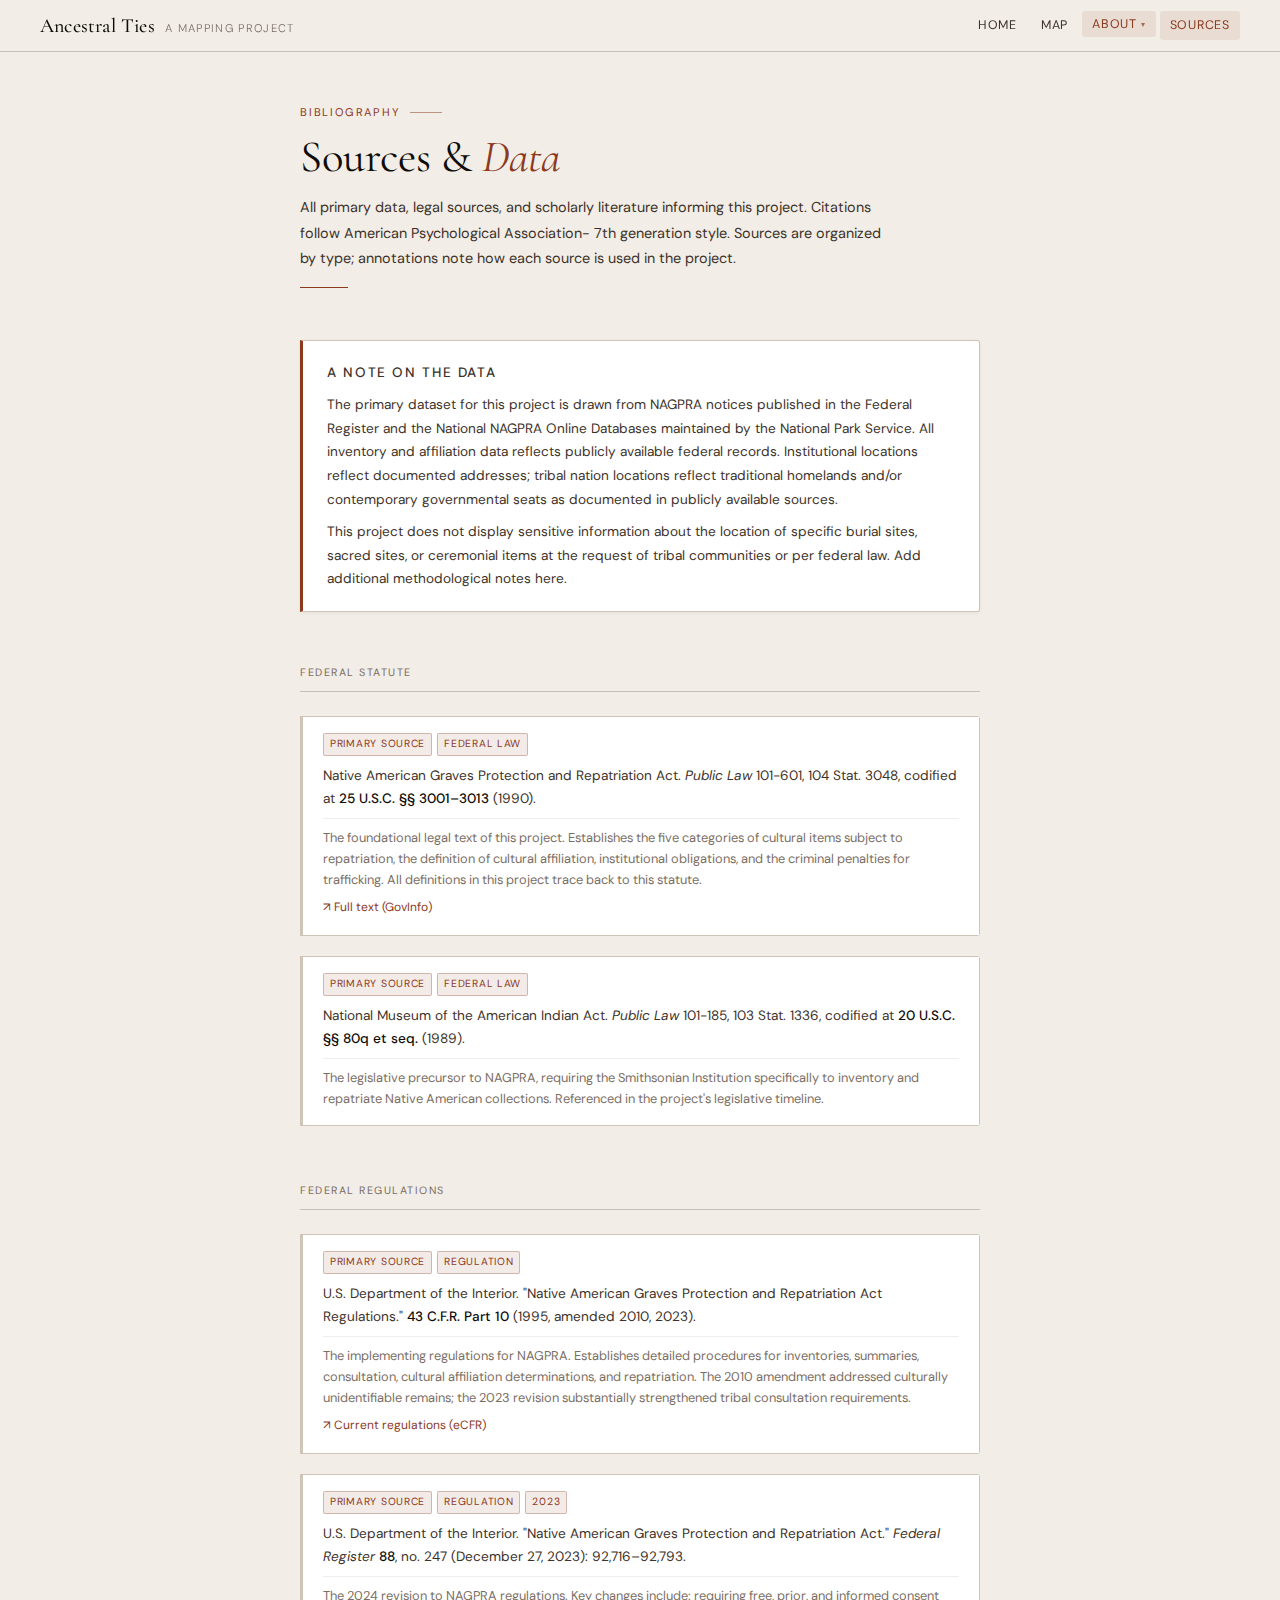
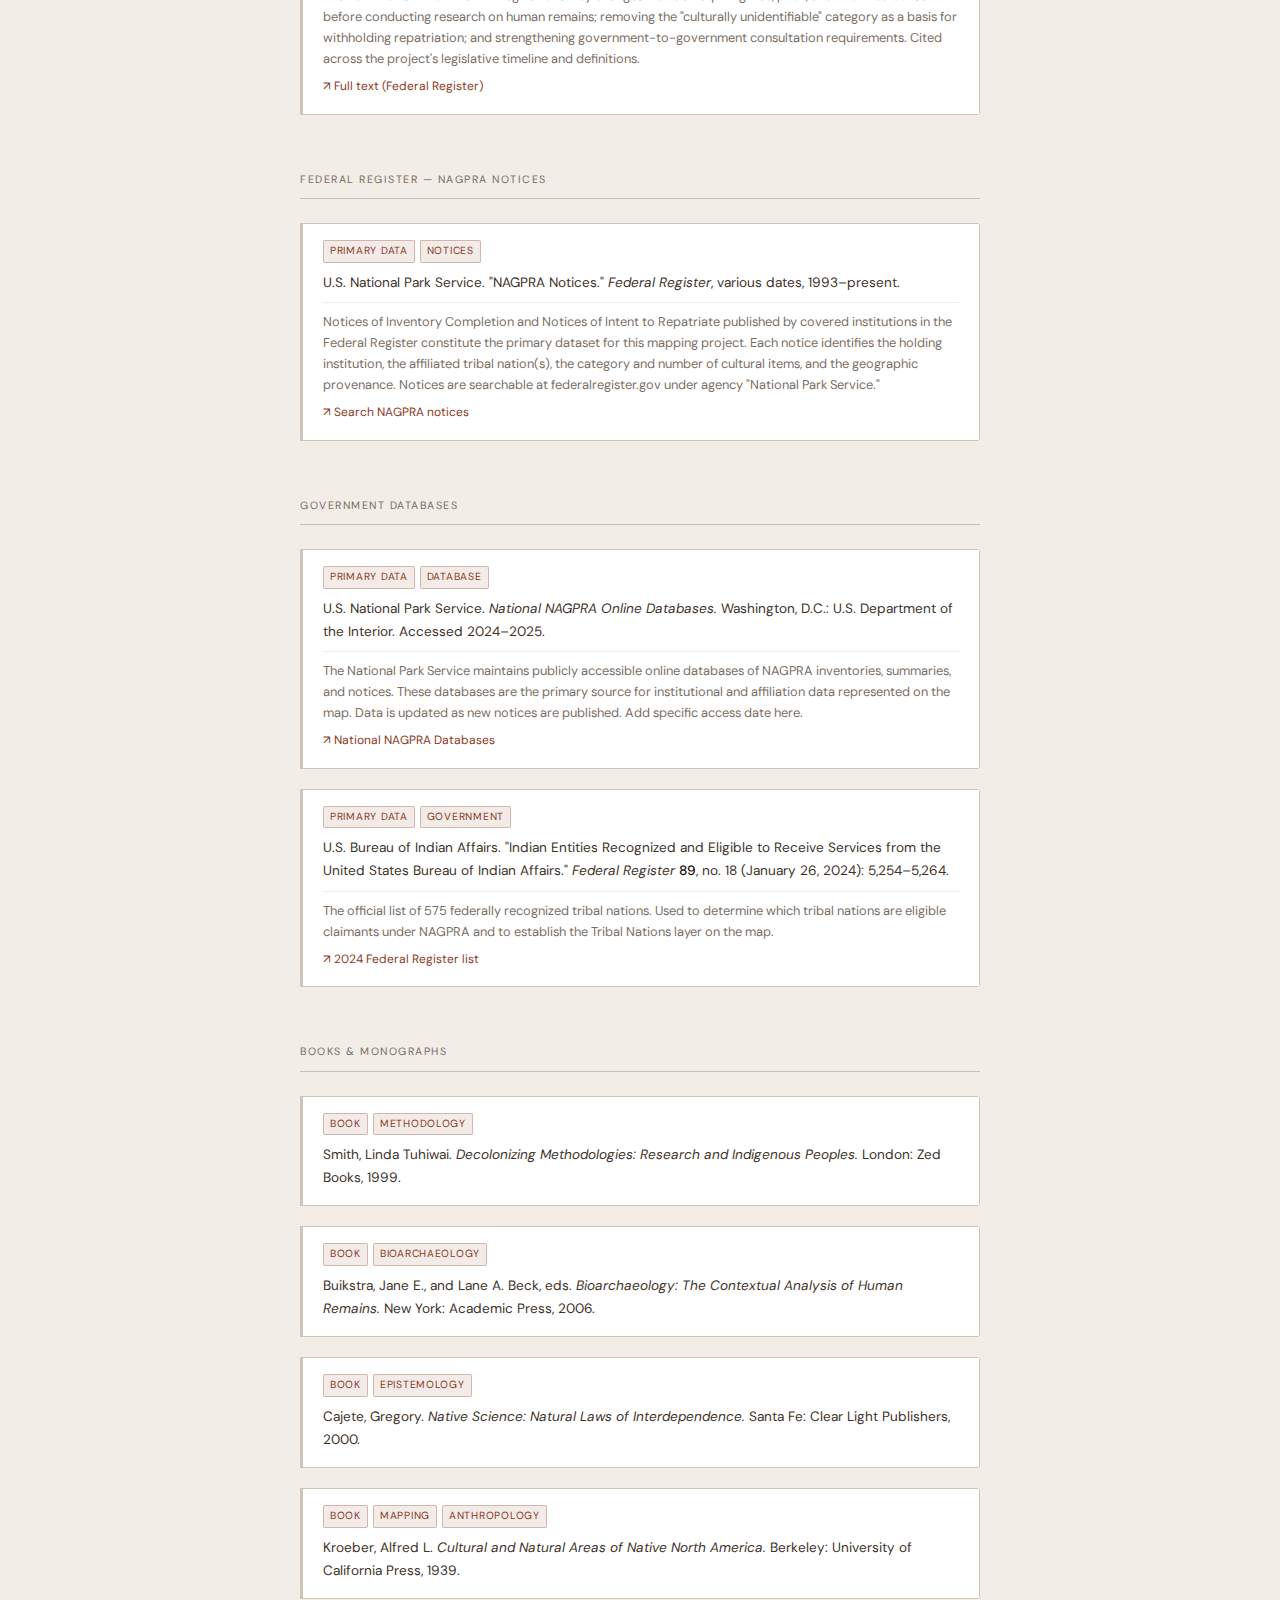
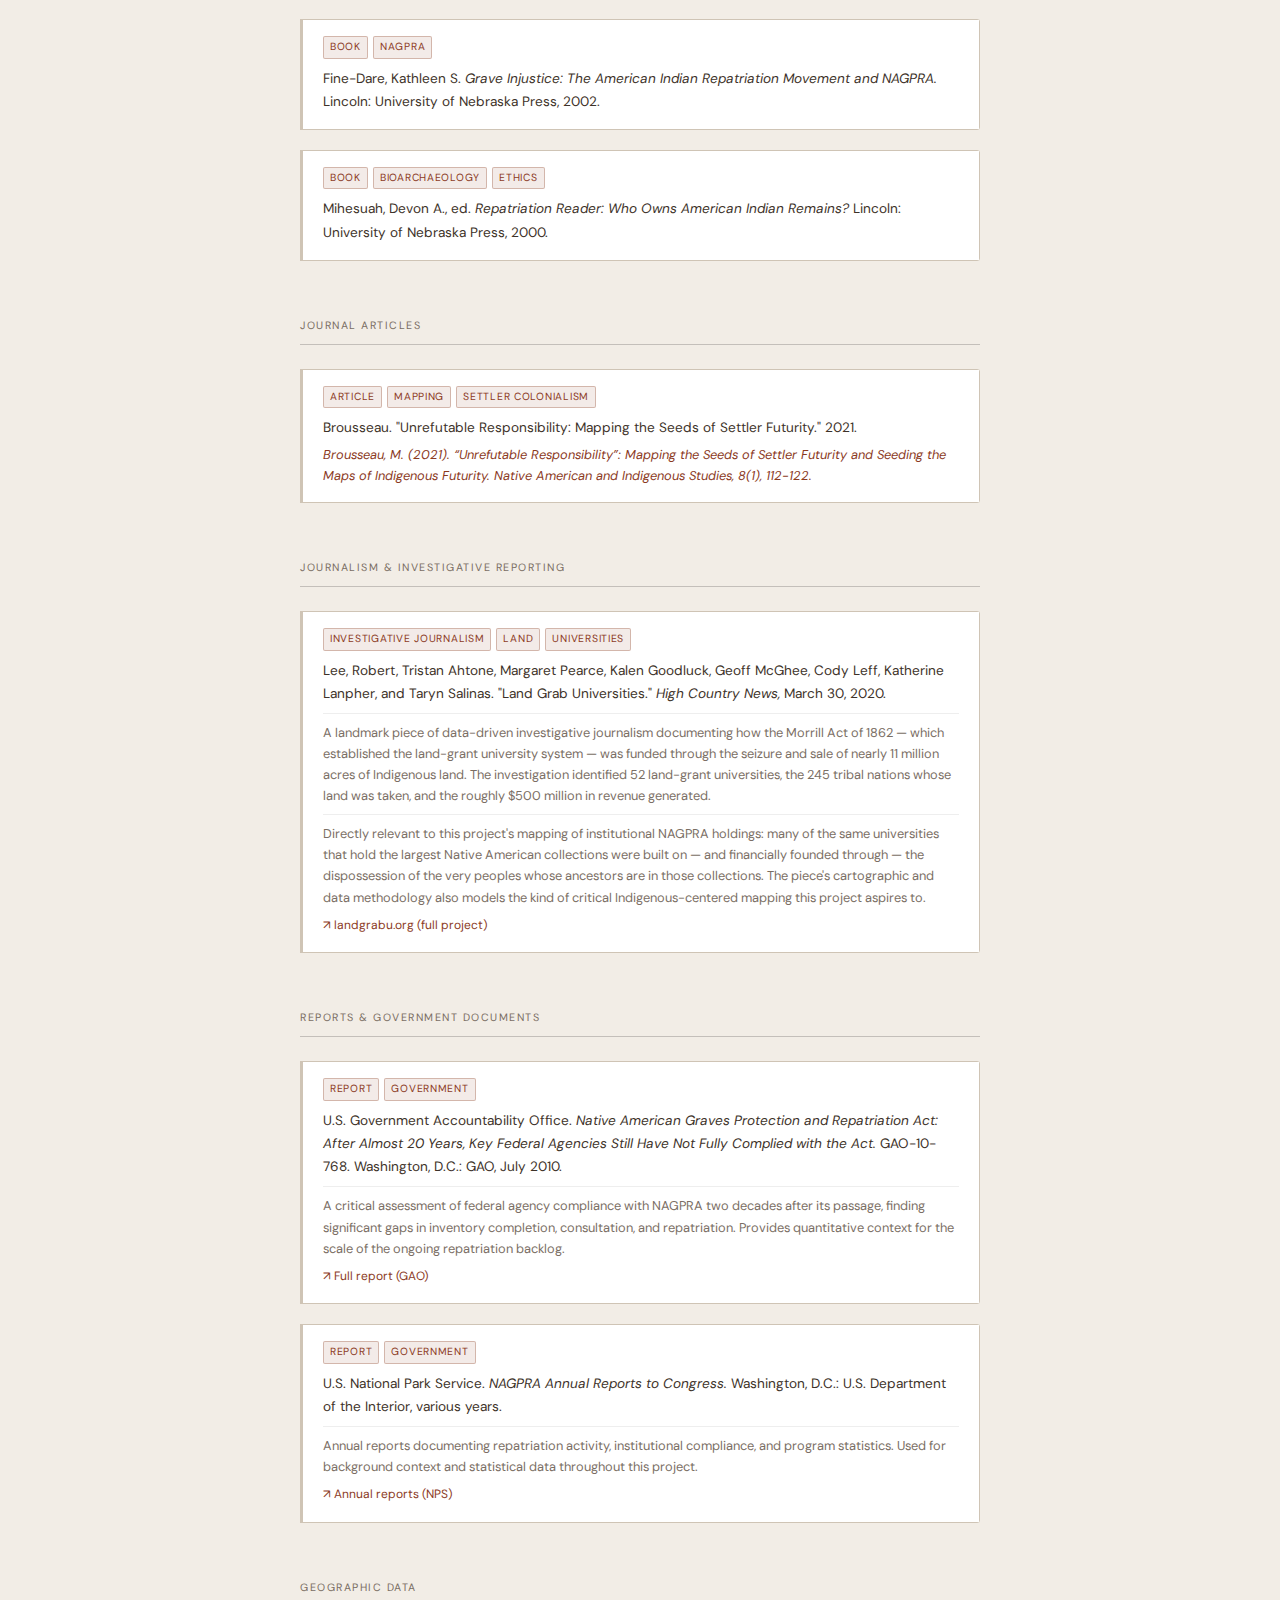
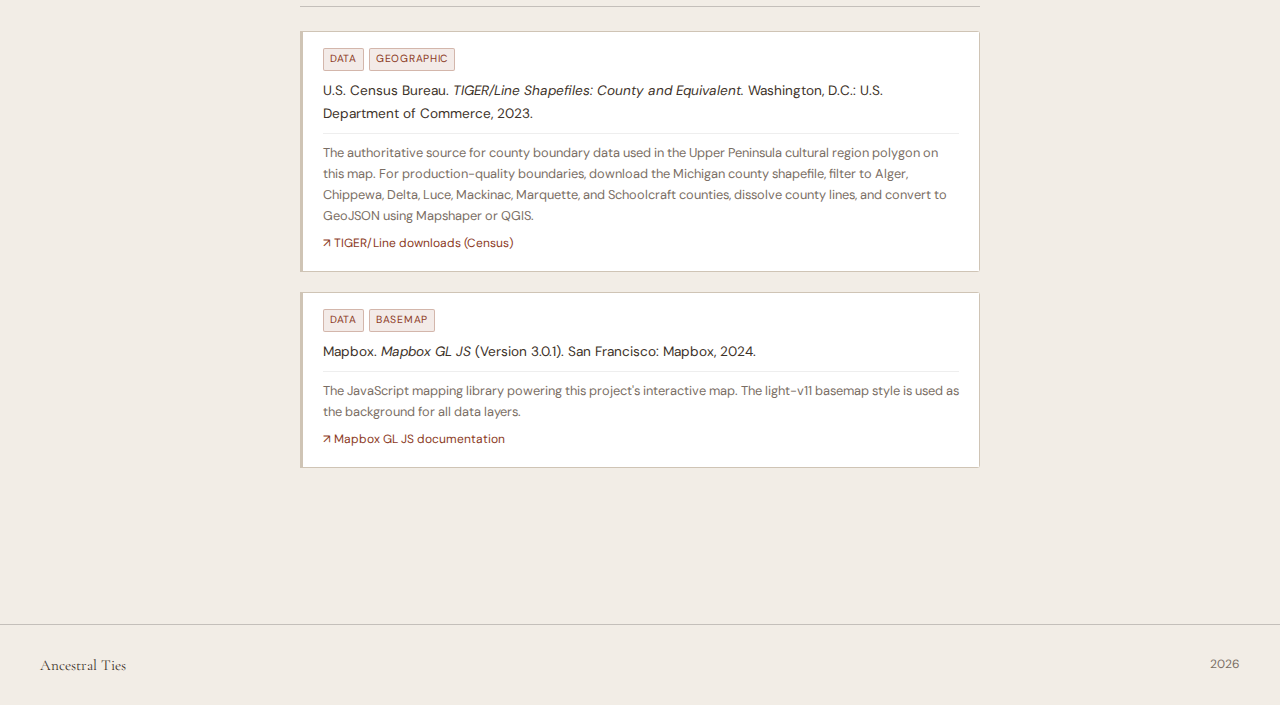
<file: sources.html>
<!DOCTYPE html>
<html lang="en">
<head>
    <meta charset="UTF-8"/>
    <meta name="viewport" content="width=device-width, initial-scale=1.0"/>
    <title>Sources — Ancestral Ties</title>

    <link rel="preconnect" href="https://fonts.googleapis.com">
    <link rel="preconnect" href="https://fonts.gstatic.com" crossorigin>
    <link href="https://fonts.googleapis.com/css2?family=Cormorant+Garamond:ital,wght@0,300;0,400;0,500;0,600;1,300;1,400&family=DM+Sans:wght@300;400;500&display=swap" rel="stylesheet">

    <style>
        :root {
            --parchment:   #f2ede6;
            --parchment-2: #e2d9ce;
            --parchment-3: #cfc4b5;
            --ink:         #0f0c08;
            --ink-muted:   #3d3229;
            --ink-faint:   #7a6e64;
            --terra:       #8b3a1e;
            --terra-light: rgba(139, 58, 30, 0.10);
            --terra-mid:   rgba(139, 58, 30, 0.30);
            --border:      rgba(15, 12, 8, 0.20);
            --dark-bg:     #19140e;
            --dark-text:   #f2ede6;
            --dark-muted:  #b8a898;
        }

        *, *::before, *::after { box-sizing: border-box; margin: 0; padding: 0; }

        html { scroll-behavior: smooth; }

        body {
            font-family: 'DM Sans', sans-serif;
            background: var(--parchment);
            color: var(--ink);
            line-height: 1.6;
        }

        /* ─── Header ──────────────────────────── */
        header {
            display: flex;
            align-items: center;
            justify-content: space-between;
            padding: 0 40px;
            height: 52px;
            background: rgba(242, 237, 230, 0.97);
            border-bottom: 1px solid var(--border);
            position: sticky;
            top: 0;
            z-index: 10;
            backdrop-filter: blur(12px);
        }

        .header-title {
            display: flex;
            align-items: baseline;
            gap: 10px;
        }

        .header-title h1 {
            font-family: 'Cormorant Garamond', serif;
            font-size: 1.25rem;
            font-weight: 500;
            letter-spacing: 0.01em;
            color: var(--ink);
            white-space: nowrap;
        }

        .header-title span {
            font-size: 0.7rem;
            letter-spacing: 0.12em;
            text-transform: uppercase;
            color: var(--ink-faint);
            font-weight: 300;
        }

        nav { display: flex; gap: 4px; }

        nav a {
            font-size: 0.78rem;
            letter-spacing: 0.06em;
            text-transform: uppercase;
            text-decoration: none;
            color: var(--ink-muted);
            padding: 5px 10px;
            border-radius: 3px;
            transition: color 0.15s, background 0.15s;
        }

        nav a:hover { color: var(--ink); background: var(--parchment-2); }
        nav a.active { color: var(--terra); background: var(--terra-light); }

         /* ─── Nav dropdown ────────────────────── */
        .nav-dropdown { position: relative; }

        .nav-dropdown-trigger {
            font-family: 'DM Sans', sans-serif;
            font-size: 0.78rem;
            letter-spacing: 0.06em;
            text-transform: uppercase;
            color: var(--terra);
            background: var(--terra-light);
            border: none;
            padding: 5px 10px;
            border-radius: 3px;
            cursor: pointer;
            display: flex;
            align-items: center;
            gap: 4px;
            transition: color 0.15s, background 0.15s;
        }

        .nav-dropdown-trigger:hover { background: var(--terra-mid); }
        .nav-dropdown-trigger.open  { background: var(--terra-mid); }

        .nav-dropdown-caret {
            font-size: 8px;
            transition: transform 0.2s;
            opacity: 0.7;
        }

        .nav-dropdown-trigger.open .nav-dropdown-caret { transform: rotate(180deg); }

        .nav-dropdown-menu {
            position: absolute;
            top: calc(100% + 6px);
            right: 0;
            background: rgba(242, 237, 230, 0.99);
            border: 1px solid var(--border);
            border-radius: 4px;
            box-shadow: 0 4px 16px rgba(15,12,8,0.12);
            min-width: 160px;
            overflow: hidden;
            display: none;
            z-index: 20;
        }

        .nav-dropdown-menu.open { display: block; }

        .nav-dropdown-menu a {
            display: block;
            padding: 8px 14px;
            font-size: 0.78rem;
            letter-spacing: 0.06em;
            text-transform: uppercase;
            text-decoration: none;
            color: var(--ink-muted);
            border-radius: 0;
            transition: color 0.12s, background 0.12s;
            border-bottom: 1px solid rgba(15,12,8,0.07);
        }

        .nav-dropdown-menu a:last-child { border-bottom: none; }
        .nav-dropdown-menu a:hover { color: var(--ink); background: var(--parchment-2); }
        .nav-dropdown-menu a.active { color: var(--terra); background: var(--terra-light); }


        /* ─── Main content ────────────────────── */
        main {
            max-width: 800px;
            margin: 0 auto;
            padding: 52px 60px 100px;
        }

        .page-eyebrow {
            font-size: 0.7rem;
            letter-spacing: 0.16em;
            text-transform: uppercase;
            color: var(--terra);
            margin-bottom: 10px;
            display: flex;
            align-items: center;
            gap: 10px;
        }

        .page-eyebrow::after {
            content: '';
            display: inline-block;
            width: 32px; height: 1px;
            background: var(--terra);
            opacity: 0.5;
        }

        .page-heading {
            font-family: 'Cormorant Garamond', serif;
            font-size: 2.8rem;
            font-weight: 400;
            line-height: 1.15;
            color: var(--ink);
            margin-bottom: 12px;
        }

        .page-heading em {
            font-style: italic;
            color: var(--terra);
        }

        .page-intro {
            font-size: 0.9rem;
            color: var(--ink-muted);
            line-height: 1.75;
            max-width: 600px;
            margin-bottom: 16px;
        }

        .page-rule {
            width: 48px; height: 1px;
            background: var(--terra);
            margin-bottom: 52px;
        }

        /* ─── Data note ───────────────────────── */
        .data-note {
            background: white;
            border: 1px solid var(--parchment-3);
            border-left: 3px solid var(--terra);
            border-radius: 0 3px 3px 0;
            padding: 20px 24px;
            margin-bottom: 52px;
            box-shadow: 0 1px 4px rgba(15,12,8,0.06);
        }

        .data-note-label {
            font-size: 0.67rem;
            letter-spacing: 0.12em;
            text-transform: uppercase;
            color: var(--terra);
            margin-bottom: 8px;
            font-weight: 500;
        }

        .data-note p {
            font-size: 0.85rem;
            color: var(--ink-muted);
            line-height: 1.75;
        }

        .data-note p + p { margin-top: 8px; }

        /* ─── Source categories ───────────────── */
        .src-category {
            margin-bottom: 56px;
            scroll-margin-top: 72px;
        }

        .category-label {
            font-size: 0.67rem;
            letter-spacing: 0.14em;
            text-transform: uppercase;
            color: var(--ink-faint);
            padding-bottom: 10px;
            border-bottom: 1px solid var(--border);
            margin-bottom: 24px;
        }

        /* ─── Citation entries ────────────────── */
        .src-entry {
            display: grid;
            grid-template-columns: 3px 1fr;
            margin-bottom: 20px;
            border-radius: 0 3px 3px 0;
            overflow: hidden;
            scroll-margin-top: 80px;
        }

        .src-entry.hidden { display: none; }

        .src-bar {
            background: var(--parchment-3);
            transition: background 0.15s;
        }

        .src-entry:hover .src-bar { background: var(--terra); }

        .src-content {
            background: white;
            border: 1px solid var(--parchment-3);
            border-left: none;
            padding: 16px 20px;
        }

        .src-tags {
            display: flex;
            gap: 5px;
            flex-wrap: wrap;
            margin-bottom: 8px;
        }

        .src-tag {
            font-size: 0.65rem;
            letter-spacing: 0.07em;
            text-transform: uppercase;
            padding: 2px 6px;
            border-radius: 2px;
            border: 1px solid var(--terra-mid);
            color: var(--terra);
            background: var(--terra-light);
        }

        .src-citation {
            font-size: 0.85rem;
            color: var(--ink-muted);
            line-height: 1.7;
        }

        .src-citation strong {
            color: var(--ink);
            font-weight: 500;
        }

        .src-citation em {
            font-style: italic;
        }

        .src-annotation {
            font-size: 0.8rem;
            color: var(--ink-faint);
            line-height: 1.65;
            margin-top: 8px;
            padding-top: 8px;
            border-top: 1px solid rgba(15,12,8,0.07);
        }

        .src-link {
            display: inline-flex;
            align-items: center;
            gap: 4px;
            font-size: 0.75rem;
            color: var(--terra);
            text-decoration: none;
            margin-top: 8px;
            transition: opacity 0.15s;
        }

        .src-link:hover { opacity: 0.75; }

        /* ─── No results ──────────────────────── */
        #no-results {
            display: none;
            text-align: center;
            padding: 60px 0;
            color: var(--ink-faint);
            font-size: 0.9rem;
        }

        /* ─── Footer ──────────────────────────── */
        footer {
            border-top: 1px solid var(--border);
            padding: 28px 40px;
            display: flex;
            justify-content: space-between;
            align-items: center;
        }

        .footer-left {
            font-family: 'Cormorant Garamond', serif;
            font-size: 0.95rem;
            color: var(--ink-muted);
        }

        .footer-right {
            font-size: 0.75rem;
            color: var(--ink-faint);
        }

        /* ─── Responsive ──────────────────────── */
        @media (max-width: 740px) {
            .page-wrap { grid-template-columns: 1fr; }
            .src-nav { display: none; }
            main { padding: 40px 24px 80px; }
            .page-heading { font-size: 2rem; }
        }
    </style>
</head>
<body>

    <header>
        <div class="header-title">
            <h1>Ancestral Ties</h1>
            <span>A Mapping Project</span>
        </div>
           <nav>
            <a href="index.html">Home</a>
            <a href="map.html">Map</a>
            <div class="nav-dropdown">
                <button class="nav-dropdown-trigger" onclick="toggleNavDropdown(event)">
                    About <span class="nav-dropdown-caret">▾</span>
                </button>
                <div class="nav-dropdown-menu" id="nav-dropdown-menu">
                    <a href="about.html">About the Author</a>
                    <a href="define.html">Terminology</a>
                </div>
            </div>
            <a href="sources.html" class="active">Sources</a>
        </nav>
    </header>

        <!-- ── Main content ──────────────────── -->
        <main>

            <p class="page-eyebrow">Bibliography</p>
            <h2 class="page-heading">Sources &amp; <em>Data</em></h2>
            <p class="page-intro">All primary data, legal sources, and scholarly literature informing this project. Citations follow American Psychological Association- 7th generation style. Sources are organized by type; annotations note how each source is used in the project.</p>
            <div class="page-rule"></div>

            <!-- Data methodology note -->
            <div class="data-note">
                <p class="data-note-label">A Note on the Data</p>
                <p>The primary dataset for this project is drawn from NAGPRA notices published in the Federal Register and the National NAGPRA Online Databases maintained by the National Park Service. All inventory and affiliation data reflects publicly available federal records. Institutional locations reflect documented addresses; tribal nation locations reflect traditional homelands and/or contemporary governmental seats as documented in publicly available sources.</p>
                <p>This project does not display sensitive information about the location of specific burial sites, sacred sites, or ceremonial items at the request of tribal communities or per federal law. Add additional methodological notes here.</p>
            </div>

            <div id="no-results">No sources match your search.</div>

            <!-- ══ FEDERAL STATUTE ════════════════ -->
            <div class="src-category" id="cat-statute">
                <p class="category-label">Federal Statute</p>

                <div class="src-entry" data-terms="nagpra native american graves protection repatriation act 1990 federal law 25 USC">
                    <div class="src-bar"></div>
                    <div class="src-content">
                        <div class="src-tags"><span class="src-tag">Primary Source</span><span class="src-tag">Federal Law</span></div>
                        <p class="src-citation">Native American Graves Protection and Repatriation Act. <em>Public Law</em> 101-601, 104 Stat. 3048, codified at <strong>25 U.S.C. §§ 3001–3013</strong> (1990).</p>
                        <p class="src-annotation">The foundational legal text of this project. Establishes the five categories of cultural items subject to repatriation, the definition of cultural affiliation, institutional obligations, and the criminal penalties for trafficking. All definitions in this project trace back to this statute.</p>
                        <a class="src-link" href="https://www.govinfo.gov/content/pkg/STATUTE-104/pdf/STATUTE-104-Pg3048.pdf" target="_blank" rel="noopener">↗ Full text (GovInfo)</a>
                    </div>
                </div>

                <div class="src-entry" data-terms="national museum american indian act 1989 smithsonian NMAIA precursor">
                    <div class="src-bar"></div>
                    <div class="src-content">
                        <div class="src-tags"><span class="src-tag">Primary Source</span><span class="src-tag">Federal Law</span></div>
                        <p class="src-citation">National Museum of the American Indian Act. <em>Public Law</em> 101-185, 103 Stat. 1336, codified at <strong>20 U.S.C. §§ 80q et seq.</strong> (1989).</p>
                        <p class="src-annotation">The legislative precursor to NAGPRA, requiring the Smithsonian Institution specifically to inventory and repatriate Native American collections. Referenced in the project's legislative timeline.</p>
                    </div>
                </div>

            </div>

            <!-- ══ FEDERAL REGULATIONS ════════════ -->
            <div class="src-category" id="cat-regulations">
                <p class="category-label">Federal Regulations</p>

                <div class="src-entry" data-terms="43 CFR part 10 regulations implementing NAGPRA interior department procedures">
                    <div class="src-bar"></div>
                    <div class="src-content">
                        <div class="src-tags"><span class="src-tag">Primary Source</span><span class="src-tag">Regulation</span></div>
                        <p class="src-citation">U.S. Department of the Interior. "Native American Graves Protection and Repatriation Act Regulations." <strong>43 C.F.R. Part 10</strong> (1995, amended 2010, 2023).</p>
                        <p class="src-annotation">The implementing regulations for NAGPRA. Establishes detailed procedures for inventories, summaries, consultation, cultural affiliation determinations, and repatriation. The 2010 amendment addressed culturally unidentifiable remains; the 2023 revision substantially strengthened tribal consultation requirements.</p>
                        <a class="src-link" href="https://www.ecfr.gov/current/title-43/subtitle-A/part-10" target="_blank" rel="noopener">↗ Current regulations (eCFR)</a>
                    </div>
                </div>

                <div class="src-entry" data-terms="2024 NAGPRA revised regulations federal register 88 FR 92716">
                    <div class="src-bar"></div>
                    <div class="src-content">
                        <div class="src-tags"><span class="src-tag">Primary Source</span><span class="src-tag">Regulation</span><span class="src-tag">2023</span></div>
                        <p class="src-citation">U.S. Department of the Interior. "Native American Graves Protection and Repatriation Act." <em>Federal Register</em> <strong>88</strong>, no. 247 (December 27, 2023): 92,716–92,793.</p>
                        <p class="src-annotation">The 2024 revision to NAGPRA regulations. Key changes include: requiring free, prior, and informed consent before conducting research on human remains; removing the "culturally unidentifiable" category as a basis for withholding repatriation; and strengthening government-to-government consultation requirements. Cited across the project's legislative timeline and definitions.</p>
                        <a class="src-link" href="https://www.federalregister.gov/documents/2023/12/27/2023-28391/native-american-graves-protection-and-repatriation-act" target="_blank" rel="noopener">↗ Full text (Federal Register)</a>
                    </div>
                </div>

            </div>

            <!-- ══ FEDERAL REGISTER ════════════════ -->
            <div class="src-category" id="cat-federal-register">
                <p class="category-label">Federal Register — NAGPRA Notices</p>

                <div class="src-entry" data-terms="notice inventory completion NIC federal register institution tribe affiliation published">
                    <div class="src-bar"></div>
                    <div class="src-content">
                        <div class="src-tags"><span class="src-tag">Primary Data</span><span class="src-tag">Notices</span></div>
                        <p class="src-citation">U.S. National Park Service. "NAGPRA Notices." <em>Federal Register</em>, various dates, 1993–present.</p>
                        <p class="src-annotation">Notices of Inventory Completion and Notices of Intent to Repatriate published by covered institutions in the Federal Register constitute the primary dataset for this mapping project. Each notice identifies the holding institution, the affiliated tribal nation(s), the category and number of cultural items, and the geographic provenance. Notices are searchable at federalregister.gov under agency "National Park Service."</p>
                        <a class="src-link" href="https://www.federalregister.gov/agencies/national-park-service" target="_blank" rel="noopener">↗ Search NAGPRA notices</a>
                    </div>
                </div>

            </div>

            <!-- ══ GOVERNMENT DATABASES ═══════════ -->
            <div class="src-category" id="cat-databases">
                <p class="category-label">Government Databases</p>

                <div class="src-entry" data-terms="national NAGPRA online database NPS national park service inventory institutions tribes">
                    <div class="src-bar"></div>
                    <div class="src-content">
                        <div class="src-tags"><span class="src-tag">Primary Data</span><span class="src-tag">Database</span></div>
                        <p class="src-citation">U.S. National Park Service. <em>National NAGPRA Online Databases.</em> Washington, D.C.: U.S. Department of the Interior. Accessed 2024–2025.</p>
                        <p class="src-annotation">The National Park Service maintains publicly accessible online databases of NAGPRA inventories, summaries, and notices. These databases are the primary source for institutional and affiliation data represented on the map. Data is updated as new notices are published. Add specific access date here.</p>
                        <a class="src-link" href="https://www.nps.gov/subjects/nagpra/databases.htm" target="_blank" rel="noopener">↗ National NAGPRA Databases</a>
                    </div>
                </div>

                <div class="src-entry" data-terms="Bureau Indian Affairs BIA federally recognized tribes list federal register 2024">
                    <div class="src-bar"></div>
                    <div class="src-content">
                        <div class="src-tags"><span class="src-tag">Primary Data</span><span class="src-tag">Government</span></div>
                        <p class="src-citation">U.S. Bureau of Indian Affairs. "Indian Entities Recognized and Eligible to Receive Services from the United States Bureau of Indian Affairs." <em>Federal Register</em> <strong>89</strong>, no. 18 (January 26, 2024): 5,254–5,264.</p>
                        <p class="src-annotation">The official list of 575 federally recognized tribal nations. Used to determine which tribal nations are eligible claimants under NAGPRA and to establish the Tribal Nations layer on the map.</p>
                        <a class="src-link" href="https://www.federalregister.gov/documents/2020/01/30/2020-01707/indian-entities-recognized-by-and-eligible-to-receive-services-from-the-united-states-bureau-of" target="_blank" rel="noopener">↗ 2024 Federal Register list</a>
                    </div>
                </div>

            </div>

            <!-- ══ BOOKS & MONOGRAPHS ══════════════ -->
            <div class="src-category" id="cat-books">
                <p class="category-label">Books &amp; Monographs</p>

                <div class="src-entry" data-terms="decolonizing methodologies Linda Tuhiwai Smith research indigenous peoples 1999">
                    <div class="src-bar"></div>
                    <div class="src-content">
                        <div class="src-tags"><span class="src-tag">Book</span><span class="src-tag">Methodology</span></div>
                        <p class="src-citation">Smith, Linda Tuhiwai. <em>Decolonizing Methodologies: Research and Indigenous Peoples.</em> London: Zed Books, 1999.</p>
                    </div>
                </div>

                <div class="src-entry" data-terms="bioarchaeology contextual analysis human remains Buikstra Lane Beck 2006">
                    <div class="src-bar"></div>
                    <div class="src-content">
                        <div class="src-tags"><span class="src-tag">Book</span><span class="src-tag">Bioarchaeology</span></div>
                        <p class="src-citation">Buikstra, Jane E., and Lane A. Beck, eds. <em>Bioarchaeology: The Contextual Analysis of Human Remains.</em> New York: Academic Press, 2006.</p>
                    </div>
                </div>

                <div class="src-entry" data-terms="native science natural laws interdependence Cajete 2000 indigenous epistemology">
                    <div class="src-bar"></div>
                    <div class="src-content">
                        <div class="src-tags"><span class="src-tag">Book</span><span class="src-tag">Epistemology</span></div>
                        <p class="src-citation">Cajete, Gregory. <em>Native Science: Natural Laws of Interdependence.</em> Santa Fe: Clear Light Publishers, 2000.</p>
                    </div>
                </div>

                <div class="src-entry" data-terms="Kroeber cultural natural areas native north america 1939 culture area anthropology">
                    <div class="src-bar"></div>
                    <div class="src-content">
                        <div class="src-tags"><span class="src-tag">Book</span><span class="src-tag">Mapping</span><span class="src-tag">Anthropology</span></div>
                        <p class="src-citation">Kroeber, Alfred L. <em>Cultural and Natural Areas of Native North America.</em> Berkeley: University of California Press, 1939.</p>
                    </div>
                </div>

                <div class="src-entry" data-terms="NAGPRA repatriation bones conflict museums tribes Riding In 2000">
                    <div class="src-bar"></div>
                    <div class="src-content">
                        <div class="src-tags"><span class="src-tag">Book</span><span class="src-tag">NAGPRA</span></div>
                        <p class="src-citation">Fine-Dare, Kathleen S. <em>Grave Injustice: The American Indian Repatriation Movement and NAGPRA.</em> Lincoln: University of Nebraska Press, 2002.</p>
                    </div>
                </div>

                <div class="src-entry" data-terms="walker repatriation skeletal remains bioarchaeology ethics 2000">
                    <div class="src-bar"></div>
                    <div class="src-content">
                        <div class="src-tags"><span class="src-tag">Book</span><span class="src-tag">Bioarchaeology</span><span class="src-tag">Ethics</span></div>
                        <p class="src-citation">Mihesuah, Devon A., ed. <em>Repatriation Reader: Who Owns American Indian Remains?</em> Lincoln: University of Nebraska Press, 2000.</p>
                    </div>
                </div>

            </div>

            <!-- ══ JOURNAL ARTICLES ════════════════ -->
            <div class="src-category" id="cat-articles">
                <p class="category-label">Journal Articles</p>

                <div class="src-entry" data-terms="Brousseau 2021 unrefutable responsibility mapping seeds settler futurity cartography colonialism indigenous land">
                    <div class="src-bar"></div>
                    <div class="src-content">
                        <div class="src-tags"><span class="src-tag">Article</span><span class="src-tag">Mapping</span><span class="src-tag">Settler Colonialism</span></div>
                        <p class="src-citation">Brousseau. "Unrefutable Responsibility: Mapping the Seeds of Settler Futurity." 2021.</p>
                        <p class="src-annotation" style="color: var(--terra); border-top: none; margin-top: 4px; padding-top: 0;"><em>Brousseau, M. (2021). “Unrefutable Responsibility”: Mapping the Seeds of Settler Futurity and Seeding the Maps of Indigenous Futurity. Native American and Indigenous Studies, 8(1), 112-122.</em></p>
                    </div>
                </div>

            </div>

            <!-- ══ JOURNALISM & INVESTIGATIVE ══════ -->
            <div class="src-category" id="cat-journalism">
                <p class="category-label">Journalism &amp; Investigative Reporting</p>

                <div class="src-entry" data-terms="land grab Robert Lee Tristan Ahtone Margaret Pearce Kalen Goodluck Geoff McGhee Cody Leff Katherine Lanpher Taryn Salinas High Country News land grant universities Indigenous 2020">
                    <div class="src-bar"></div>
                    <div class="src-content">
                        <div class="src-tags"><span class="src-tag">Investigative Journalism</span><span class="src-tag">Land</span><span class="src-tag">Universities</span></div>
                        <p class="src-citation">Lee, Robert, Tristan Ahtone, Margaret Pearce, Kalen Goodluck, Geoff McGhee, Cody Leff, Katherine Lanpher, and Taryn Salinas. "Land Grab Universities." <em>High Country News,</em> March 30, 2020.</p>
                        <p class="src-annotation">A landmark piece of data-driven investigative journalism documenting how the Morrill Act of 1862 — which established the land-grant university system — was funded through the seizure and sale of nearly 11 million acres of Indigenous land. The investigation identified 52 land-grant universities, the 245 tribal nations whose land was taken, and the roughly $500 million in revenue generated.</p>
                        <p class="src-annotation">Directly relevant to this project's mapping of institutional NAGPRA holdings: many of the same universities that hold the largest Native American collections were built on — and financially founded through — the dispossession of the very peoples whose ancestors are in those collections. The piece's cartographic and data methodology also models the kind of critical Indigenous-centered mapping this project aspires to.</p>
                        <a class="src-link" href="https://www.landgrabu.org" target="_blank" rel="noopener">↗ landgrabu.org (full project)</a>
                    </div>
                </div>

            </div>
            <div class="src-category" id="cat-reports">
                <p class="category-label">Reports &amp; Government Documents</p>

                <div class="src-entry" data-terms="GAO government accountability office NAGPRA progress report 2010 repatriation slow">
                    <div class="src-bar"></div>
                    <div class="src-content">
                        <div class="src-tags"><span class="src-tag">Report</span><span class="src-tag">Government</span></div>
                        <p class="src-citation">U.S. Government Accountability Office. <em>Native American Graves Protection and Repatriation Act: After Almost 20 Years, Key Federal Agencies Still Have Not Fully Complied with the Act.</em> GAO-10-768. Washington, D.C.: GAO, July 2010.</p>
                        <p class="src-annotation">A critical assessment of federal agency compliance with NAGPRA two decades after its passage, finding significant gaps in inventory completion, consultation, and repatriation. Provides quantitative context for the scale of the ongoing repatriation backlog.</p>
                        <a class="src-link" href="https://www.gao.gov/products/gao-10-768" target="_blank" rel="noopener">↗ Full report (GAO)</a>
                    </div>
                </div>

                <div class="src-entry" data-terms="NPS national park service NAGPRA annual report statistics compliance institutions">
                    <div class="src-bar"></div>
                    <div class="src-content">
                        <div class="src-tags"><span class="src-tag">Report</span><span class="src-tag">Government</span></div>
                        <p class="src-citation">U.S. National Park Service. <em>NAGPRA Annual Reports to Congress.</em> Washington, D.C.: U.S. Department of the Interior, various years.</p>
                        <p class="src-annotation">Annual reports documenting repatriation activity, institutional compliance, and program statistics. Used for background context and statistical data throughout this project.</p>
                        <a class="src-link" href="https://www.nps.gov/subjects/nagpra/reports.htm" target="_blank" rel="noopener">↗ Annual reports (NPS)</a>
                    </div>
                </div>

            </div>

            <!-- ══ GEOGRAPHIC DATA ════════════════ -->
            <div class="src-category" id="cat-geodata">
                <p class="category-label">Geographic Data</p>

                <div class="src-entry" data-terms="Census TIGER line shapefiles county boundary Michigan geographic data 2023">
                    <div class="src-bar"></div>
                    <div class="src-content">
                        <div class="src-tags"><span class="src-tag">Data</span><span class="src-tag">Geographic</span></div>
                        <p class="src-citation">U.S. Census Bureau. <em>TIGER/Line Shapefiles: County and Equivalent.</em> Washington, D.C.: U.S. Department of Commerce, 2023.</p>
                        <p class="src-annotation">The authoritative source for county boundary data used in the Upper Peninsula cultural region polygon on this map. For production-quality boundaries, download the Michigan county shapefile, filter to Alger, Chippewa, Delta, Luce, Mackinac, Marquette, and Schoolcraft counties, dissolve county lines, and convert to GeoJSON using Mapshaper or QGIS.</p>
                        <a class="src-link" href="https://www.census.gov/geographies/mapping-files/time-series/geo/tiger-line-file.html" target="_blank" rel="noopener">↗ TIGER/Line downloads (Census)</a>
                    </div>
                </div>

                <div class="src-entry" data-terms="Mapbox GL JS mapping library web interactive basemap tiles style">
                    <div class="src-bar"></div>
                    <div class="src-content">
                        <div class="src-tags"><span class="src-tag">Data</span><span class="src-tag">Basemap</span></div>
                        <p class="src-citation">Mapbox. <em>Mapbox GL JS</em> (Version 3.0.1). San Francisco: Mapbox, 2024.</p>
                        <p class="src-annotation">The JavaScript mapping library powering this project's interactive map. The light-v11 basemap style is used as the background for all data layers.</p>
                        <a class="src-link" href="https://docs.mapbox.com/mapbox-gl-js/api/" target="_blank" rel="noopener">↗ Mapbox GL JS documentation</a>
                    </div>
                </div>

            </div>

        </main>

    <footer>
        <span class="footer-left">Ancestral Ties</span>
        <span class="footer-right">2026</span>
    </footer>

    <script>
        /* ── Search / filter ─────────────────── */
        function filterSources(query) {
            const q = query.toLowerCase().trim();
            const entries    = document.querySelectorAll('.src-entry');
            const categories = document.querySelectorAll('.src-category');
            let anyVisible   = false;

            entries.forEach(entry => {
                const terms    = (entry.dataset.terms || '').toLowerCase();
                const citation = entry.querySelector('.src-citation')?.textContent.toLowerCase() || '';
                const match    = !q || terms.includes(q) || citation.includes(q);
                entry.classList.toggle('hidden', !match);
                if (match) anyVisible = true;
            });

            categories.forEach(cat => {
                const visible = [...cat.querySelectorAll('.src-entry')].some(e => !e.classList.contains('hidden'));
                cat.style.display = visible ? '' : 'none';
            });

            document.getElementById('no-results').style.display = anyVisible ? 'none' : 'block';
        }

        /* ── Active nav on scroll ────────────── */
        const allSections = Array.from(document.querySelectorAll('.src-category[id]'));
        const navLinks    = document.querySelectorAll('.src-nav a');

        function updateActiveLink() {
            const scrollY = window.scrollY + 100; // offset for sticky header

            let current = allSections[0];
            for (const section of allSections) {
                if (section.offsetTop <= scrollY) {
                    current = section;
                }
            }

            navLinks.forEach(a => {
                a.classList.toggle('active', a.getAttribute('href') === '#' + current.id);
            });
        }

        window.addEventListener('scroll', updateActiveLink, { passive: true });
        updateActiveLink(); // run on load
    </script>

</body>
</html>
</file>
